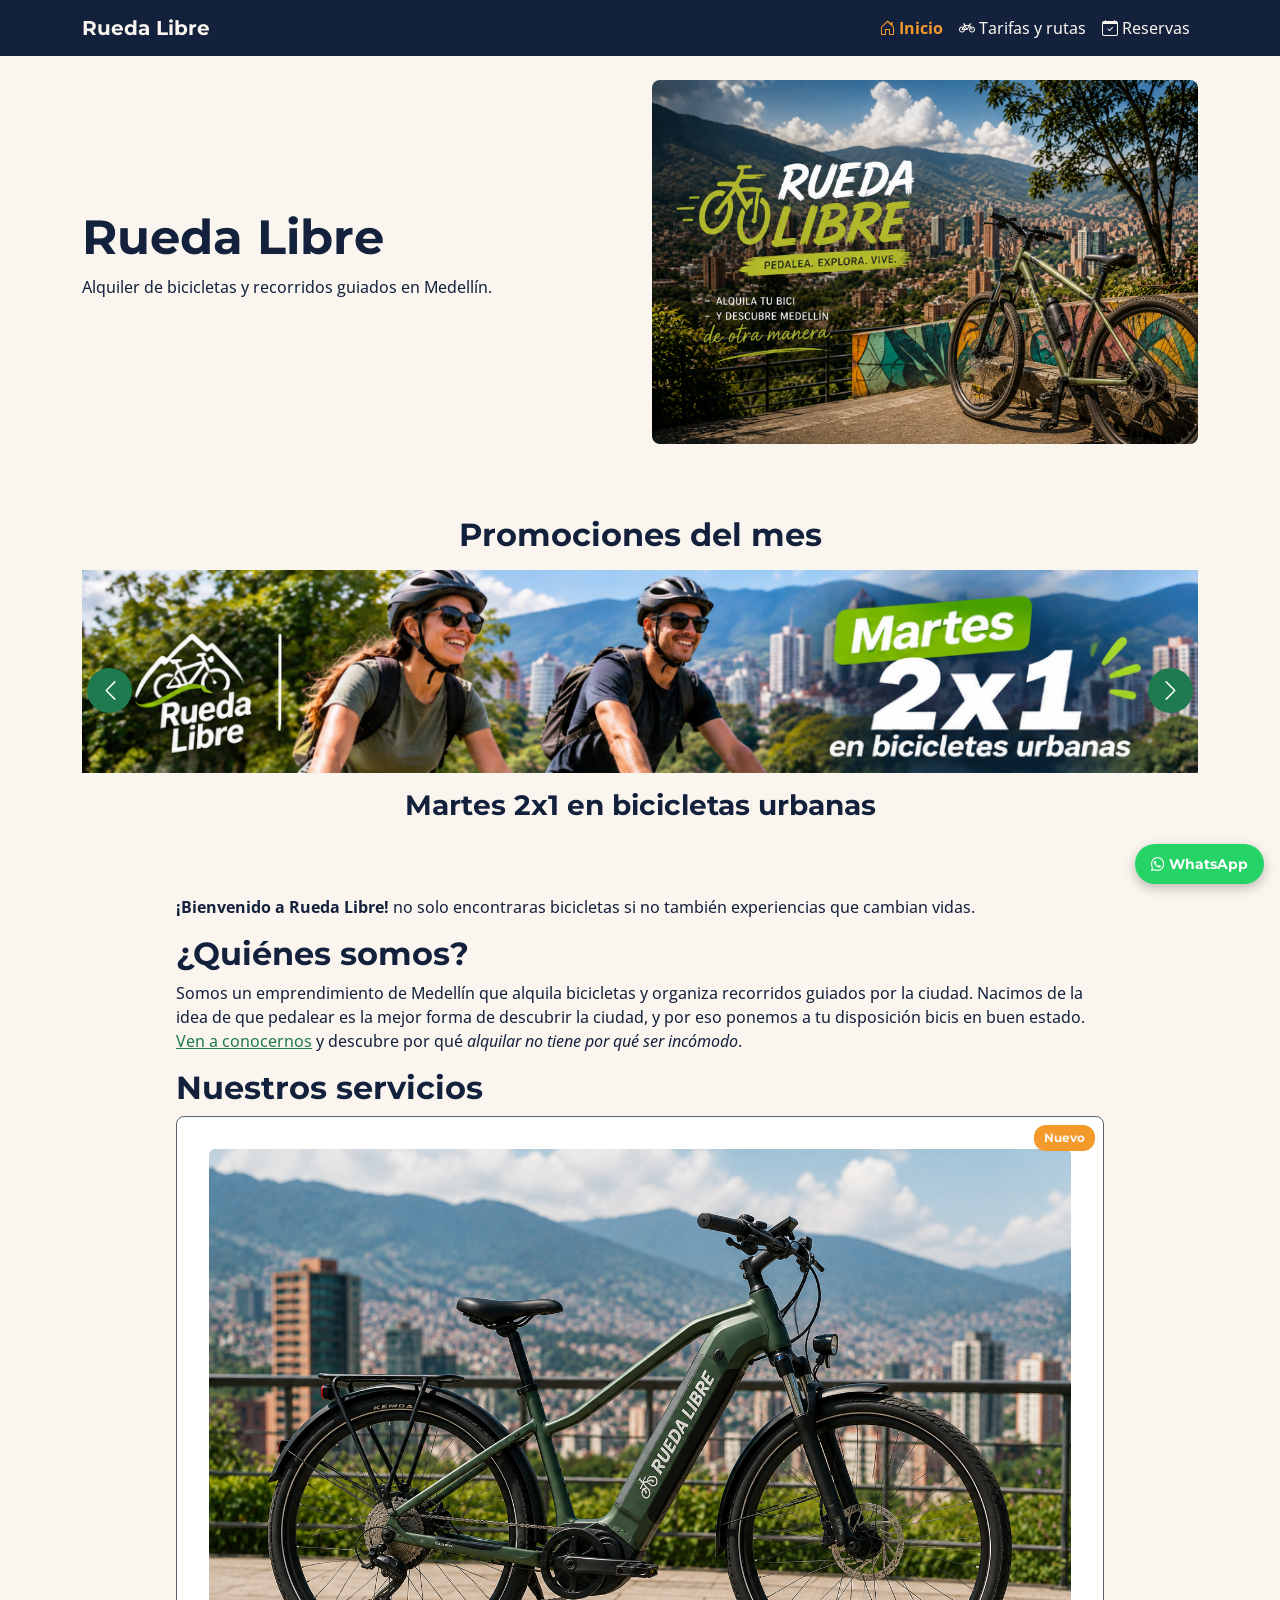
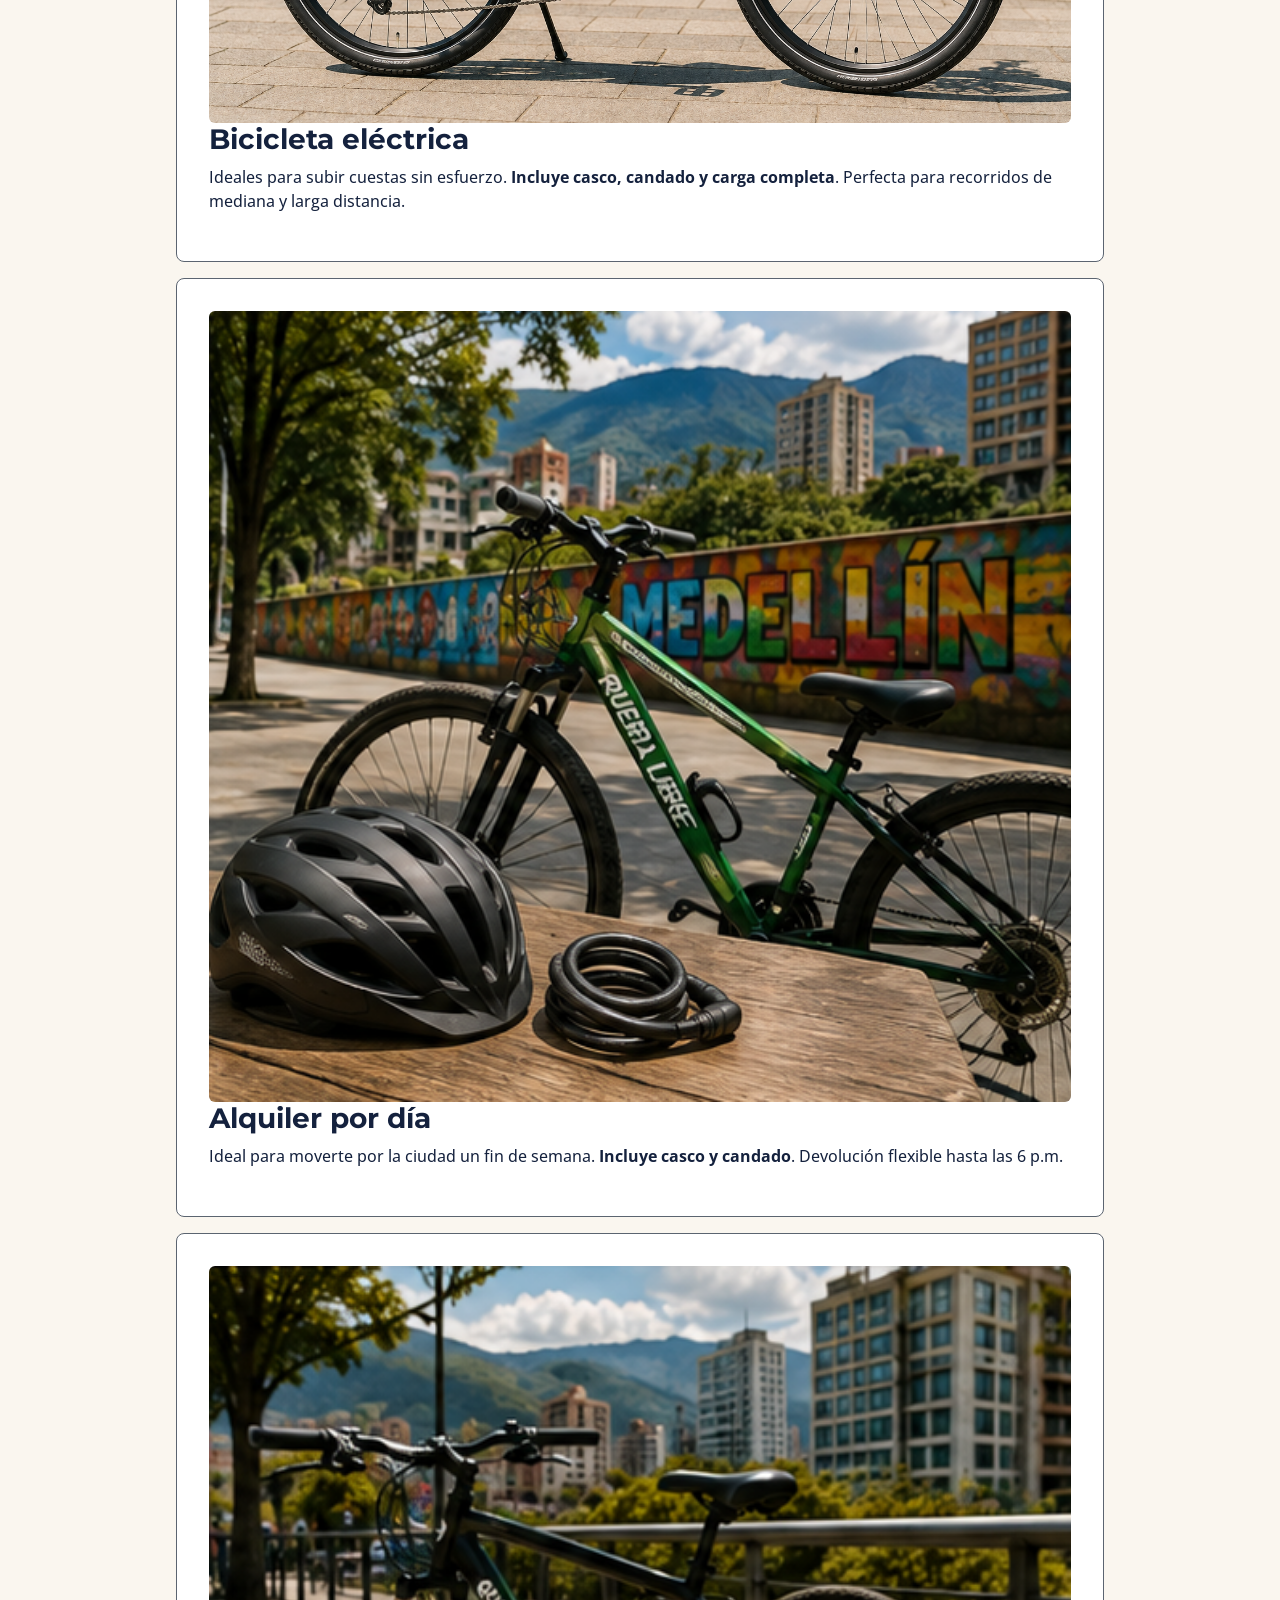
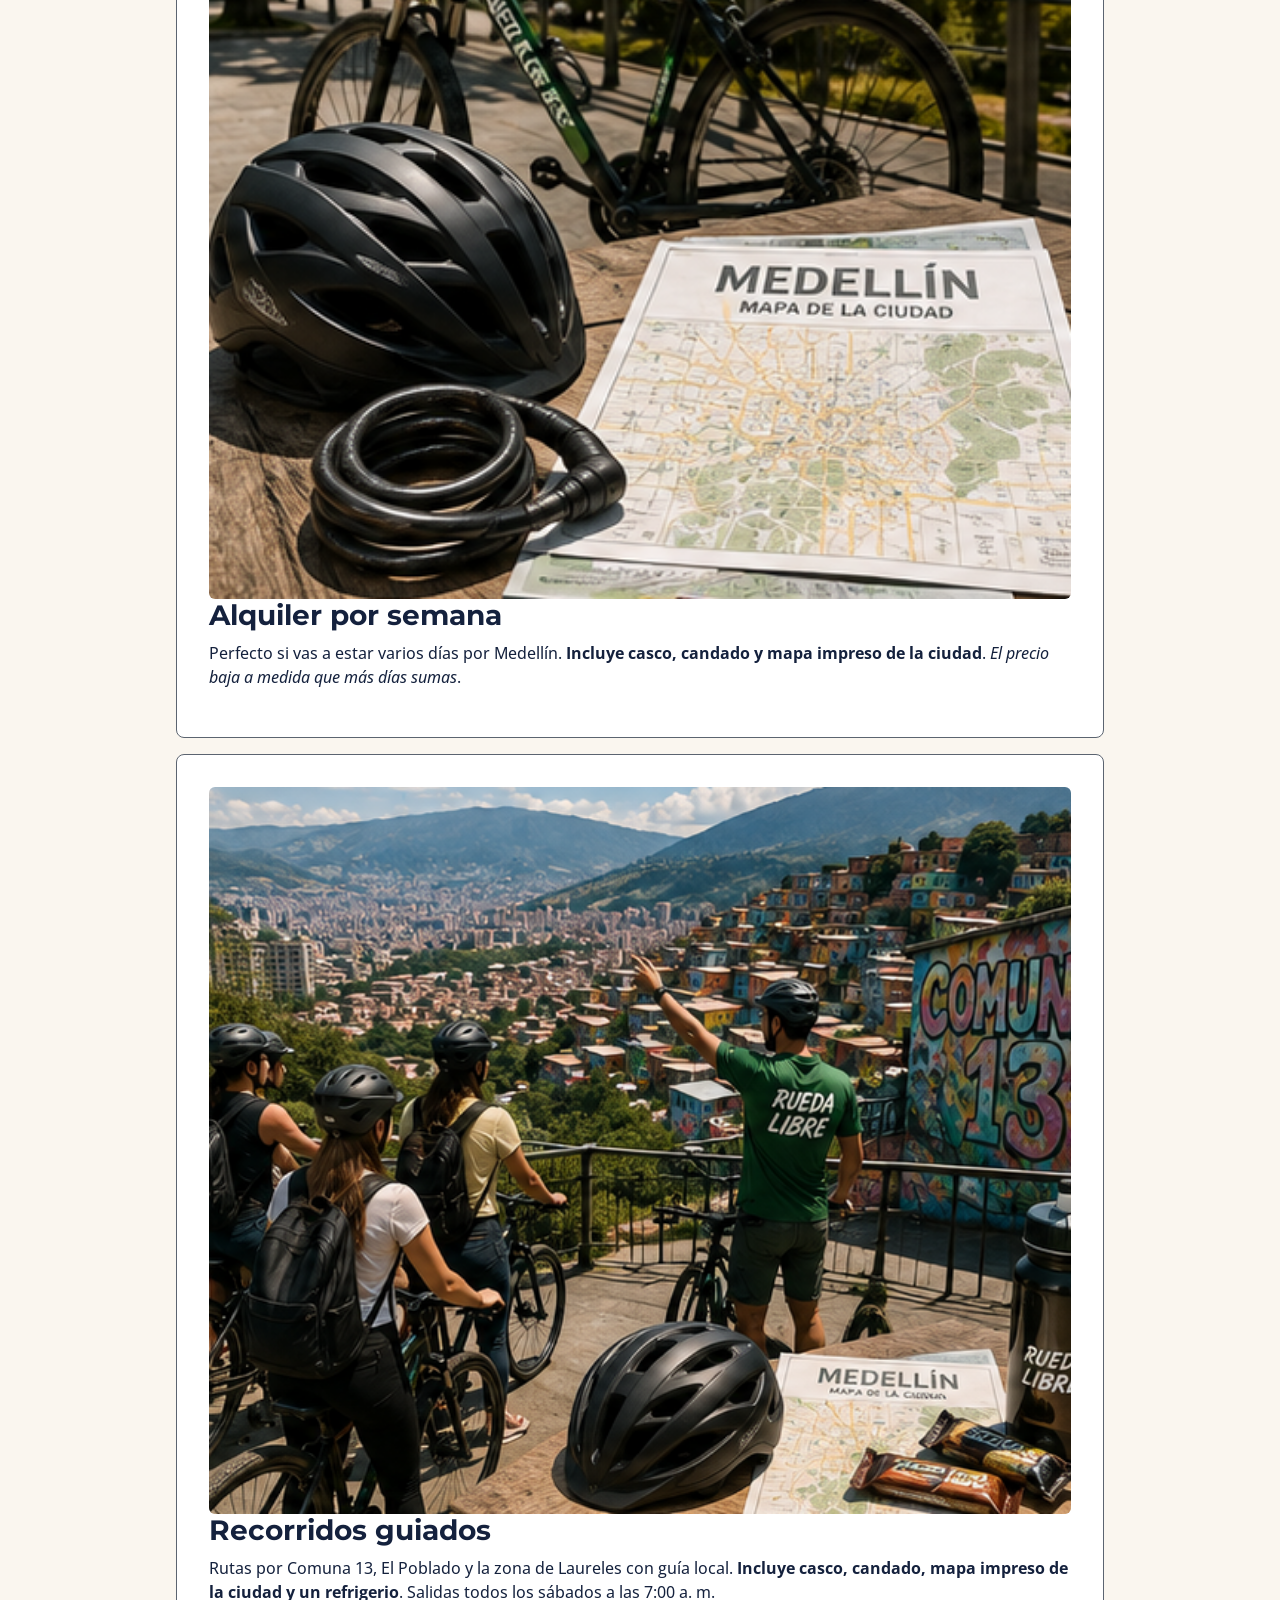
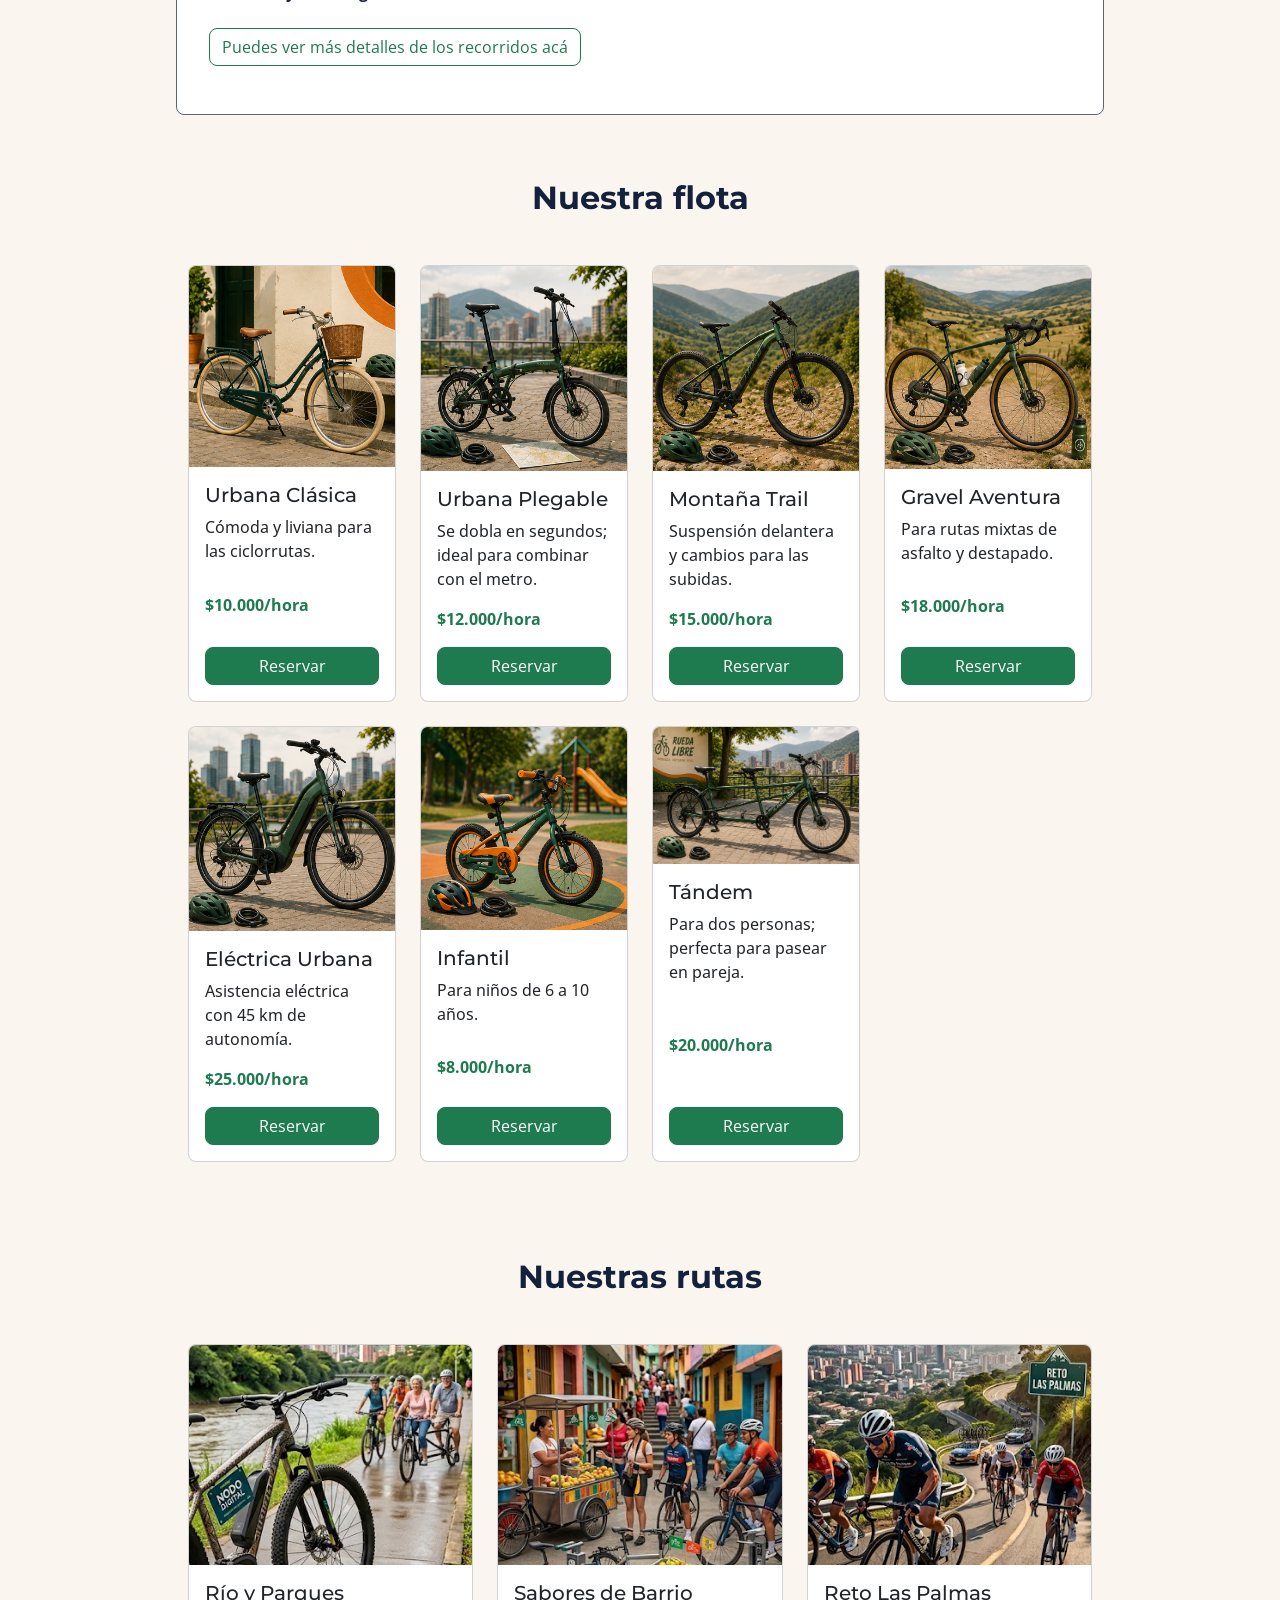
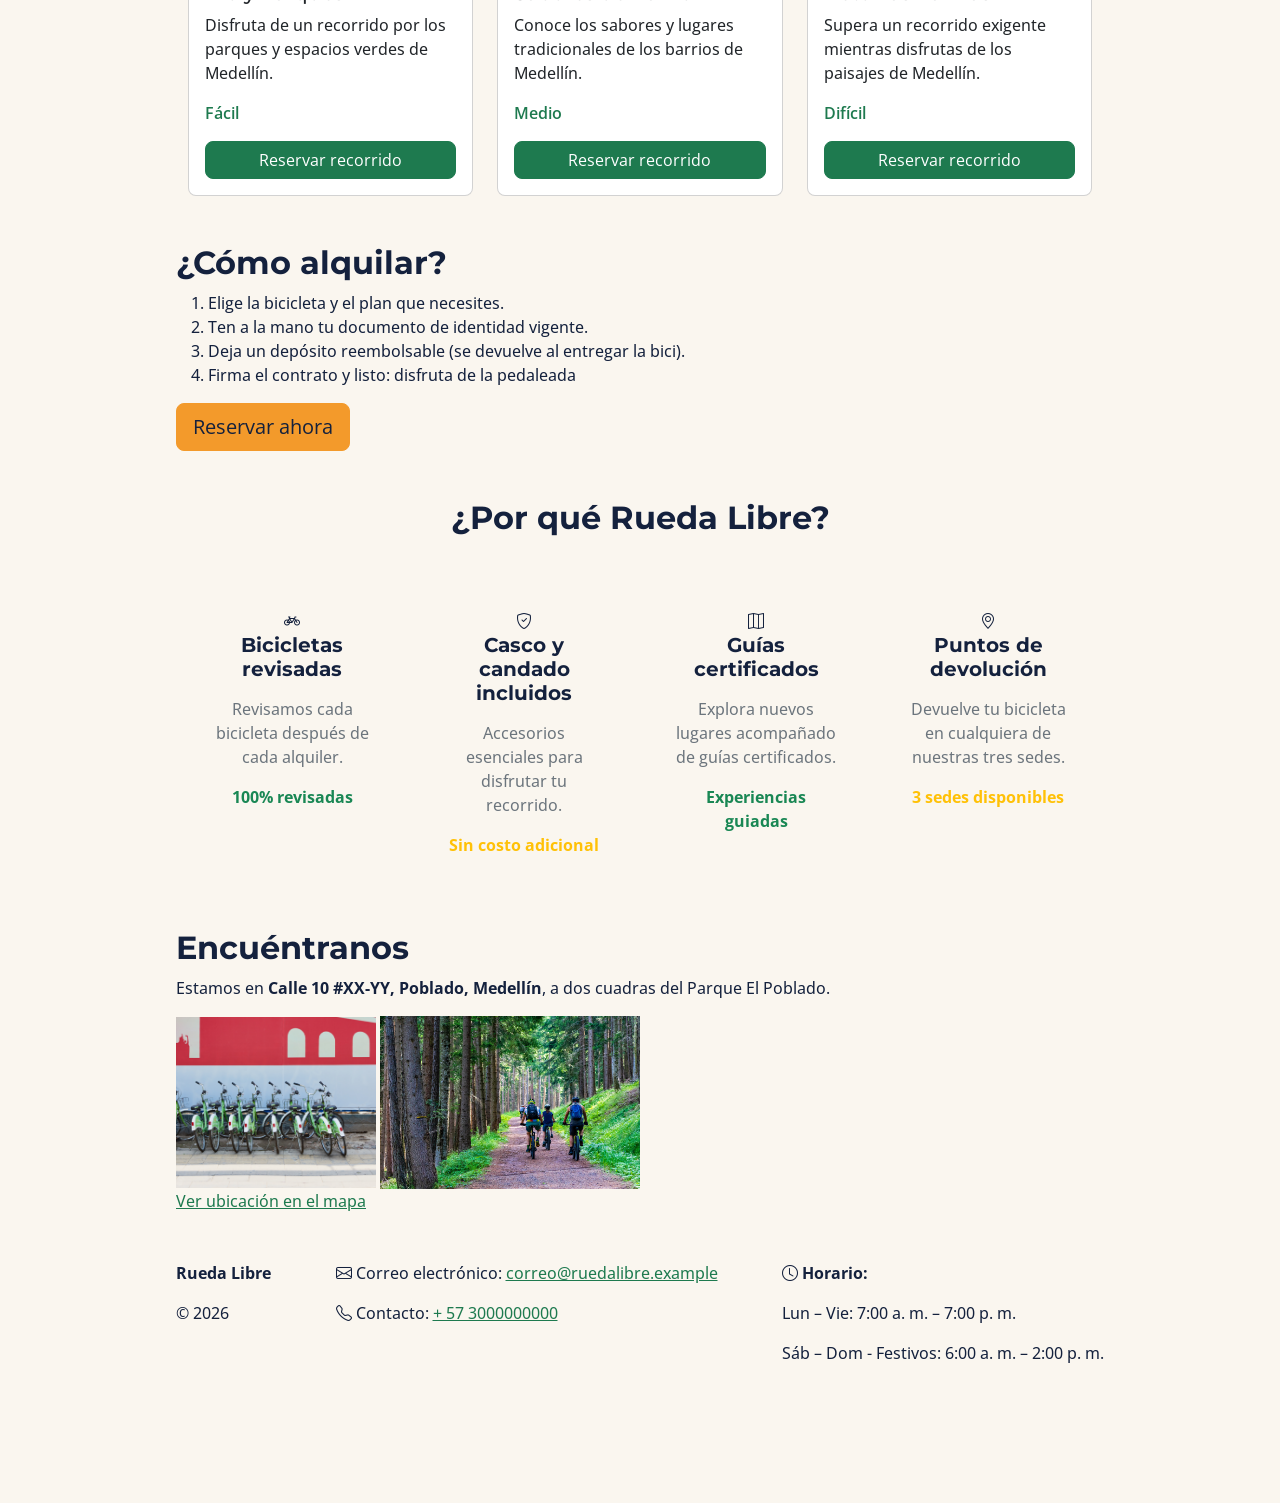
<file: index.html>
<!DOCTYPE html>
<html lang="es">

<head>
    <meta charset="UTF-8">
    <meta name="viewport" content="width=device-width, initial-scale=1.0">
    <meta name="description" content="Rueda Libre | Alquiler de bicicletas en Medellín.">
    <title>Rueda Libre</title>

    <link rel="preconnect" href="https://fonts.googleapis.com">
    <link rel="preconnect" href="https://fonts.gstatic.com" crossorigin>
    <!-- Montserrat -->
    <link
        href="https://fonts.googleapis.com/css2?family=Jersey+10&family=Montserrat:ital,wght@0,100..900;1,100..900&display=swap"
        rel="stylesheet">
    <!-- Open Sans -->
    <link
        href="https://fonts.googleapis.com/css2?family=Jersey+10&family=Montserrat:ital,wght@0,100..900;1,100..900&family=Open+Sans:ital,wght@0,300..800;1,300..800&display=swap"
        rel="stylesheet">

    <!-- Bootstrap -->
    <link rel="stylesheet" href="https://cdn.jsdelivr.net/npm/bootstrap@5.3.8/dist/css/bootstrap.min.css">
    <!-- Iconos -->
    <link rel="stylesheet" href="https://cdn.jsdelivr.net/npm/bootstrap-icons@1.13.2/font/bootstrap-icons.min.css">

    <!-- CSS -->
    <link rel="stylesheet" href="css/style.css">
</head>

<body>
    <header>
        <!-- Navbar -->
         <nav class="navbar navbar-expand-lg navbar-rueda">
            <div class="container">

                <a class="navbar-brand fw-bold" href="index.html">
                    Rueda Libre
                </a>

                <button class="navbar-toggler" type="button" data-bs-toggle="collapse"
                data-bs-target="#menuRuedaLibre" aria-controls="menuRuedaLibre"
                aria-expanded="false" aria-label="Abrir menú de navegación">
                    <span class="navbar-toggler-icon"></span>
                </button>

                <div class="collapse navbar-collapse" id="menuRuedaLibre">
                    <ul class="navbar-nav ms-auto">
                        <li class="nav-item">
                            <a class="nav-link active" aria-current="page" href="index.html"><i class="bi bi-house-door me-1" aria-hidden="true"></i>Inicio</a>
                        </li>
                        <li class="nav-item">
                            <a class="nav-link" href="./paginas/tarifas.html"><i class="bi bi-bicycle me-1" aria-hidden="true"></i>Tarifas y rutas</a>
                        </li>
                        <li class="nav-item">
                            <a class="nav-link" href="./paginas/reservas.html"><i class="bi bi-calendar-check me-1" aria-hidden="true"></i>Reservas</a>
                        </li>
                    </ul>
                </div>
            </div>
         </nav>


         <!-- Portada principal -->
        <div class="container py-4">
            <div class="row align-items-center g-4">
                
                <div class="col-12 col-lg-6">
                    <h1 class="fw-bold">Rueda Libre</h1>        
                    <p>Alquiler de bicicletas y recorridos guiados en Medellín.</p>
                </div>

                <div class="col-12 col-lg-6">
                    <img src="img/portada.png" alt="Portada de Rueda Libre" class="img-fluid rounded">
                </div>
            </div>
        </div>  



        <!-- Carrusel -->
        <section class="container py-5">
            <h2 class="text-center mb-3">Promociones del mes</h2>
            <div id="carruselPromociones" class="carousel slide" data-bs-ride="carousel" data-bs-interval="5000">
                
                <div class="carousel-inner">
                    <div class="carousel-item active">
                        <img src="./img/martes-promocion.png" class="d-block w-100" alt="Bicicleta urbana de Rueda Libre">

                        <div class="text-center py-3">
                            <h3>Martes 2x1 en bicicletas urbanas</h3>
                        </div>
                    </div>

                    <div class="carousel-item">
                        <img src="./img/descuento-electricas.png" class="d-block w-100" alt="Bicicleta eléctrica de Rueda Libre">

                        <div class="text-center py-3">
                            <h3>20 % de descuento en eléctricas de lunes a jueves</h3>
                        </div>
                    </div>

                    <div class="carousel-item">
                        <img src="./img/cumpleanios.png" class="d-block w-100" alt="Grupo de personas disfrutando de un recorrido en bicicleta">

                        <div class="text-center py-3">
                            <h3>Si cumples años, el recorrido guiado es gratis</h3>
                        </div>
                    </div>
                </div>
               
                <button class="carousel-control-prev" type="button" data-bs-target="#carruselPromociones" data-bs-slide="prev" aria-label="Mostrar promoción anterior">
                    <span class="carousel-control-prev-icon" aria-hidden="true"></span>
                    <span class="visually-hidden">Anterior</span>
                </button>
    
                <button class="carousel-control-next" type="button" data-bs-target="#carruselPromociones" data-bs-slide="next" aria-label="Mostrar promoción siguiente">
                    <span class="carousel-control-next-icon" aria-hidden="true"></span>
                    <span class="visually-hidden">Siguiente</span>
                </button>

            </div>
        </section>

    </header>



    <main>
        <p>
            <strong>¡Bienvenido a Rueda Libre!</strong> no solo encontraras bicicletas si no también experiencias que
            cambian
            vidas.
        </p>

        <!--Sección de ¿Quiénes somos?-->
        <section id="quienes-somos">
            <h2>¿Quiénes somos?</h2>
            <p>
                Somos un emprendimiento de Medellín que alquila bicicletas y organiza
                recorridos guiados por la ciudad. Nacimos de la idea de que pedalear
                es la mejor forma de descubrir la ciudad, y por eso ponemos a tu
                disposición bicis en buen estado.
                <a href="#encuentranos">Ven a conocernos</a> y descubre por qué
                <em>alquilar no tiene por qué ser incómodo</em>.
            </p>
        </section>

        <!--Sección de Nuestros servicios-->
        <section id="servicios">
            <h2>Nuestros servicios</h2>

            <article class="servicio">
                <span class="nuevo">Nuevo</span>
                <img src="img/bici-electrica.png" alt="Imagen bicicleta eléctrica">
                <h3>Bicicleta eléctrica</h3>
                <p>
                    Ideales para subir cuestas sin esfuerzo.
                    <strong>Incluye casco, candado y carga completa</strong>.
                    Perfecta para recorridos de mediana y larga distancia.
                </p>
            </article>

            <article class="servicio">
                <img src="img/alquiler-por-dia.png" alt="Imagen de alquiler por dia">
                <h3>Alquiler por día</h3>
                <p>
                    Ideal para moverte por la ciudad un fin de semana.
                    <strong>Incluye casco y candado</strong>.
                    Devolución flexible hasta las 6 p.m.
                </p>
            </article>

            <article class="servicio">
                <img src="img/alquiler-por-semana.png" alt="Imagen de alquiler por semana">
                <h3>Alquiler por semana</h3>
                <p>
                    Perfecto si vas a estar varios días por Medellín.
                    <strong>Incluye casco, candado y mapa impreso de la ciudad</strong>.
                    <em>El precio baja a medida que más días sumas</em>.
                </p>
            </article>

            <article class="servicio">
                <img src="img/recorridos-guiados.png" alt="Imagen de recorridos guiados">
                <h3>Recorridos guiados</h3>
                <p>
                    Rutas por Comuna 13, El Poblado y la zona de Laureles con guía local.
                    <strong>Incluye casco, candado, mapa impreso de la ciudad y un refrigerio</strong>.
                    Salidas todos los sábados a las 7:00 a. m. <br>

                    <a class="btn btn-outline-success mt-4" href="./paginas/tarifas.html#recorridos">Puedes ver más detalles de los recorridos acá</a>
                </p>
            </article>
        </section>

        <!--Sección de Nuestra flota-->
        <section id="flota" class="container py-5">
            <div class="row g-4">

                <div class="col-12">
                    <h2 class="text-center mb-4">Nuestra flota</h2>
                </div>

                <div class="col-12 col-sm-6 col-lg-4 col-xl-3">
                    <article class="card h-100">
                        <img src="img/urbana-clasica.png" class="card-img-top" alt="Bicicleta Urbana Clásica">

                        <div class="card-body d-flex flex-column">
                            <h3 class="card-title h5">Urbana Clásica</h3>
                            <p class="card-text">Cómoda y liviana para las ciclorrutas.</p>
                            <p class="flota-precio mt-auto">$10.000/hora</p>
                            <a href="./paginas/reservas.html" class="btn btn-primary mt-auto">Reservar</a>
                        </div>
                    </article>
                </div>

                <div class="col-12 col-sm-6 col-lg-4 col-xl-3">
                    <article class="card h-100">
                        <img src="img/urbana-plegable.png" class="card-img-top" alt="Bicicleta Urbana Plegable">

                        <div class="card-body d-flex flex-column">
                            <h3 class="card-title h5">Urbana Plegable</h3>
                            <p class="card-text">Se dobla en segundos; ideal para combinar con el metro.</p>
                            <p class="flota-precio mt-auto">$12.000/hora</p>
                            <a href="./paginas/reservas.html" class="btn btn-primary mt-auto">Reservar</a>
                        </div>
                    </article>
                </div>

                <div class="col-12 col-sm-6 col-lg-4 col-xl-3">
                    <article class="card h-100">
                        <img src="img/montana-trail.png" class="card-img-top" alt="Bicicleta Montaña Trail">

                        <div class="card-body d-flex flex-column">
                            <h3 class="card-title h5">Montaña Trail</h3>
                            <p class="card-text">Suspensión delantera y cambios para las subidas.</p>
                            <p class="flota-precio mt-auto">$15.000/hora</p>
                            <a href="./paginas/reservas.html" class="btn btn-primary mt-auto">Reservar</a>
                        </div>
                    </article>
                </div>

                <div class="col-12 col-sm-6 col-lg-4 col-xl-3">
                    <article class="card h-100">
                        <img src="img/gravel-aventura.png" class="card-img-top" alt="Bicicleta Gravel Aventura">

                        <div class="card-body d-flex flex-column">
                            <h3 class="card-title h5">Gravel Aventura</h3>
                            <p class="card-text">Para rutas mixtas de asfalto y destapado.</p>
                            <p class="flota-precio mt-auto">$18.000/hora</p>
                            <a href="./paginas/reservas.html" class="btn btn-primary mt-auto">Reservar</a>
                        </div>
                    </article>
                </div>

                <div class="col-12 col-sm-6 col-lg-4 col-xl-3">
                    <article class="card h-100">
                        <img src="img/electrica-urbana.png" class="card-img-top" alt="Bicicleta Eléctrica Urbana">

                        <div class="card-body d-flex flex-column">
                            <h3 class="card-title h5">Eléctrica Urbana</h3>
                            <p class="card-text">Asistencia eléctrica con 45 km de autonomía.</p>
                            <p class="flota-precio mt-auto">$25.000/hora</p>
                            <a href="./paginas/reservas.html" class="btn btn-primary mt-auto">Reservar</a>
                        </div>
                    </article>
                </div>

                <div class="col-12 col-sm-6 col-lg-4 col-xl-3">
                    <article class="card h-100">
                        <img src="img/infantil.png" class="card-img-top" alt="Bicicleta Infantil">

                        <div class="card-body d-flex flex-column">
                            <h3 class="card-title h5">Infantil</h3>
                            <p class="card-text">Para niños de 6 a 10 años.</p>
                            <p class="flota-precio mt-auto">$8.000/hora</p>
                            <a href="./paginas/reservas.html" class="btn btn-primary mt-auto">Reservar</a>
                        </div>
                    </article>
                </div>

                <div class="col-12 col-sm-6 col-lg-4 col-xl-3">
                    <article class="card h-100">
                        <img src="img/tandem.png" class="card-img-top" alt="Bicicleta Tándem">

                        <div class="card-body d-flex flex-column">
                            <h3 class="card-title h5">Tándem</h3>
                            <p class="card-text">Para dos personas; perfecta para pasear en pareja.</p>
                            <p class="flota-precio mt-auto">$20.000/hora</p>
                            <a href="./paginas/reservas.html" class="btn btn-primary mt-auto">Reservar</a>
                        </div>
                    </article>
                </div>

            </div>
        </section>

        <!--Sección de Nuestras rutas-->
        <section id="rutas" class="container py-5">
            <div class="row g-4">

                <div class="col-12">
                    <h2 class="text-center mb-4">Nuestras rutas</h2>
                </div>

                <div class="col-12 col-md-6 col-xl-4">
                    <article class="card h-100">
                        <img src="img/rios-y-parques.png" class="card-img-top" alt="Ruta Río y Parques">

                        <div class="card-body d-flex flex-column">
                            <h3 class="card-title h5">Río y Parques</h3>
                            <p class="card-text">Disfruta de un recorrido por los parques y espacios verdes de Medellín.</p>
                            <p class="ruta-nivel mt-auto mb-3">Fácil</p>
                            <a href="./paginas/reservas.html" class="btn btn-primary">Reservar recorrido</a>
                        </div>
                    </article>
                </div>

                <div class="col-12 col-md-6 col-xl-4">
                    <article class="card h-100">
                        <img src="img/sabores-de-barrio.png" class="card-img-top" alt="Ruta Sabores de Barrio">

                        <div class="card-body d-flex flex-column">
                            <h3 class="card-title h5">Sabores de Barrio</h3>
                            <p class="card-text">Conoce los sabores y lugares tradicionales de los barrios de Medellín.</p>
                            <p class="ruta-nivel mt-auto mb-3">Medio</p>
                            <a href="./paginas/reservas.html" class="btn btn-primary">Reservar recorrido</a>
                        </div>
                    </article>
                </div>

                <div class="col-12 col-md-6 col-xl-4">
                    <article class="card h-100">
                        <img src="img/reto-las-palmas.png" class="card-img-top" alt="Ruta Reto Las Palmas">

                        <div class="card-body d-flex flex-column">
                            <h3 class="card-title h5">Reto Las Palmas</h3>
                            <p class="card-text">Supera un recorrido exigente mientras disfrutas de los paisajes de Medellín.</p>
                            <p class="ruta-nivel mt-auto mb-3">Difícil</p>
                            <a href="./paginas/reservas.html" class="btn btn-primary">Reservar recorrido</a>
                        </div>
                    </article>
                </div>

            </div>
        </section>

        <!--Sección de ¿Cómo alquilar?-->
        <section id="como-alquilar">
            <h2>¿Cómo alquilar?</h2>
            <ol>
                <li>Elige la bicicleta y el plan que necesites.</li>
                <li>Ten a la mano tu documento de identidad vigente.</li>
                <li>Deja un depósito reembolsable (se devuelve al entregar la bici).</li>
                <li>Firma el contrato y listo: disfruta de la pedaleada</li>
            </ol>
            <a href="./paginas/reservas.html" class="btn btn-naranja btn-lg">Reservar ahora</a>
        </section>

        <!-- Sección de beneficios -->
        <section id="beneficios" class="container py-5">
            <div class="row g-4">

                <div class="col-12">
                    <h2 class="titulo-seccion text-center mb-4">¿Por qué Rueda Libre?</h2>
                </div>

                <!-- Beneficio 1 -->
                <div class="col-12 col-sm-6 col-lg-3">
                    <div class="h-100 text-center p-4">
                        <i class="bi bi-bicycle" aria-hidden="true"></i>
                        <h3 class="h5 fw-bold mb-3">Bicicletas revisadas</h3>
                        <p class="text-secondary mb-3">
                            Revisamos cada bicicleta después de cada alquiler.
                        </p>
                        <p class="fw-bold text-success mb-0">100% revisadas</p>
                    </div>
                </div>

                <!-- Beneficio 2 -->
                <div class="col-12 col-sm-6 col-lg-3">
                    <div class="h-100 text-center p-4">
                        <i class="bi bi-shield-check" aria-hidden="true"></i>
                        <h3 class="h5 fw-bold mb-3">Casco y candado incluidos</h3>
                        <p class="text-secondary mb-3">
                            Accesorios esenciales para disfrutar tu recorrido.
                        </p>
                        <p class="fw-bold text-warning mb-0">Sin costo adicional</p>
                    </div>
                </div>

                <!-- Beneficio 3 -->
                <div class="col-12 col-sm-6 col-lg-3">
                    <div class="h-100 text-center p-4">
                        <i class="bi bi-map" aria-hidden="true"></i>
                        <h3 class="h5 fw-bold mb-3">Guías certificados</h3>
                        <p class="text-secondary mb-3">
                            Explora nuevos lugares acompañado de guías certificados.
                        </p>
                        <p class="fw-bold text-success mb-0">Experiencias guiadas</p>
                    </div>
                </div>

                <!-- Beneficio 4 -->
                <div class="col-12 col-sm-6 col-lg-3">
                    <div class="h-100 text-center p-4">
                        <i class="bi bi-geo-alt" aria-hidden="true"></i>
                        <h3 class="h5 fw-bold mb-3">Puntos de devolución</h3>
                        <p class="text-secondary mb-3">
                            Devuelve tu bicicleta en cualquiera de nuestras tres sedes.
                        </p>
                        <p class="fw-bold text-warning mb-0">3 sedes disponibles</p>
                    </div>
                </div>

            </div>
        </section>

        <!--Sección de Encuentranos-->
        <section id="encuentranos">
            <h2>Encuéntranos</h2>
            <p>
                Estamos en <strong>Calle 10 #XX-YY, Poblado, Medellín</strong>,
                a dos cuadras del Parque El Poblado.
            </p>
            <img src="img/bici.jpg" alt="Imagen de acopio de bicis" width="200">
            <img src="img/ruta.jpg" alt="Imagen de ruta por sendero" width="260">

            <p>
                <a href="https://www.google.com/maps/place/Cra.+43dd+%239-78+a+9-98,+El+Poblado,+Medell%C3%ADn,+El+Poblado,+Medell%C3%ADn,+Antioquia/@6.2113893,-75.5734565,19z/data=!3m1!4b1!4m6!3m5!1s0x8e44282b41ecc0c7:0x2beb519881a62d7e!8m2!3d6.211388!4d-75.5728141!16s%2Fg%2F11c66cr3pd?entry=ttu&g_ep=EgoyMDI2MTAxOS4wIKXMDSoASAFQAw%3D%3D"
                    target="_blank">Ver ubicación en el mapa</a>
            </p>
        </section>
    </main>

    <footer id="pie-de-pagina">
        <div class="pie-marca">
            <p><strong>Rueda Libre</strong></p>
            <p>© 2026</p>
        </div>

        <div class="pie-contacto">
            <p>
                <i class="bi bi-envelope" aria-hidden="true"></i>
                Correo electrónico: <a href="mailto:correo@ruedalibre.example">correo@ruedalibre.example</a>
            </p>
            <p>
                <i class="bi bi-telephone" aria-hidden="true"></i>
                Contacto: <a href="https://wa.me/573000000000" target="_blank" rel="noopener">+ 57 3000000000</a>
            </p>
        </div>

        <div class="pie-horarios">
            <p>
                <i class="bi bi-clock" aria-hidden="true"></i>
                <strong>Horario:</strong>
            </p>
            <p>Lun – Vie: 7:00 a. m. – 7:00 p. m.</p>
            <p>Sáb – Dom - Festivos: 6:00 a. m. – 2:00 p. m.</p>
        </div>
    </footer>

    <a href="https://wa.me/573000000000" class="btn-whatsapp" target="_blank" rel="noopener" aria-label="Contactar con Rueda Libre por WhatsApp">
        <i class="bi bi-whatsapp" aria-hidden="true"></i>
        WhatsApp
    </a>


    <script src="https://cdn.jsdelivr.net/npm/bootstrap@5.3.8/dist/js/bootstrap.bundle.min.js"></script>
</body>

</html>
</file>
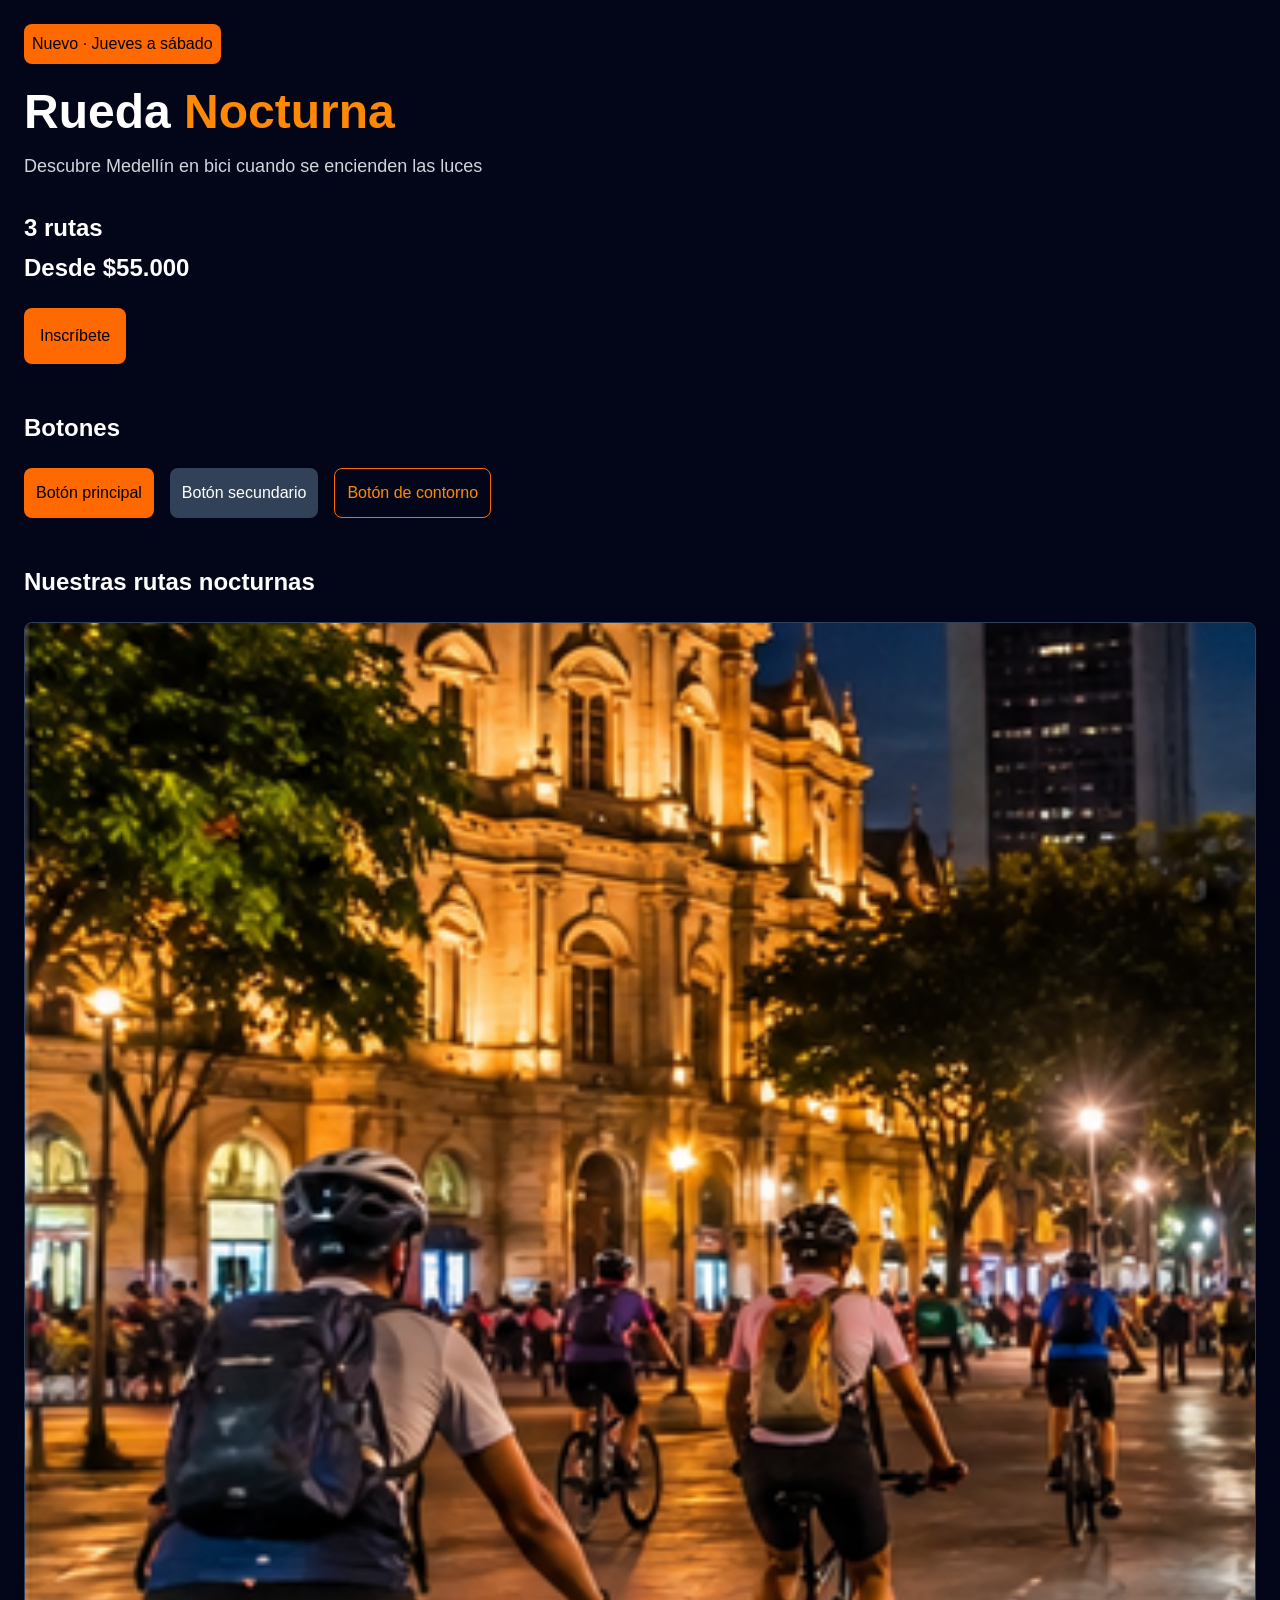
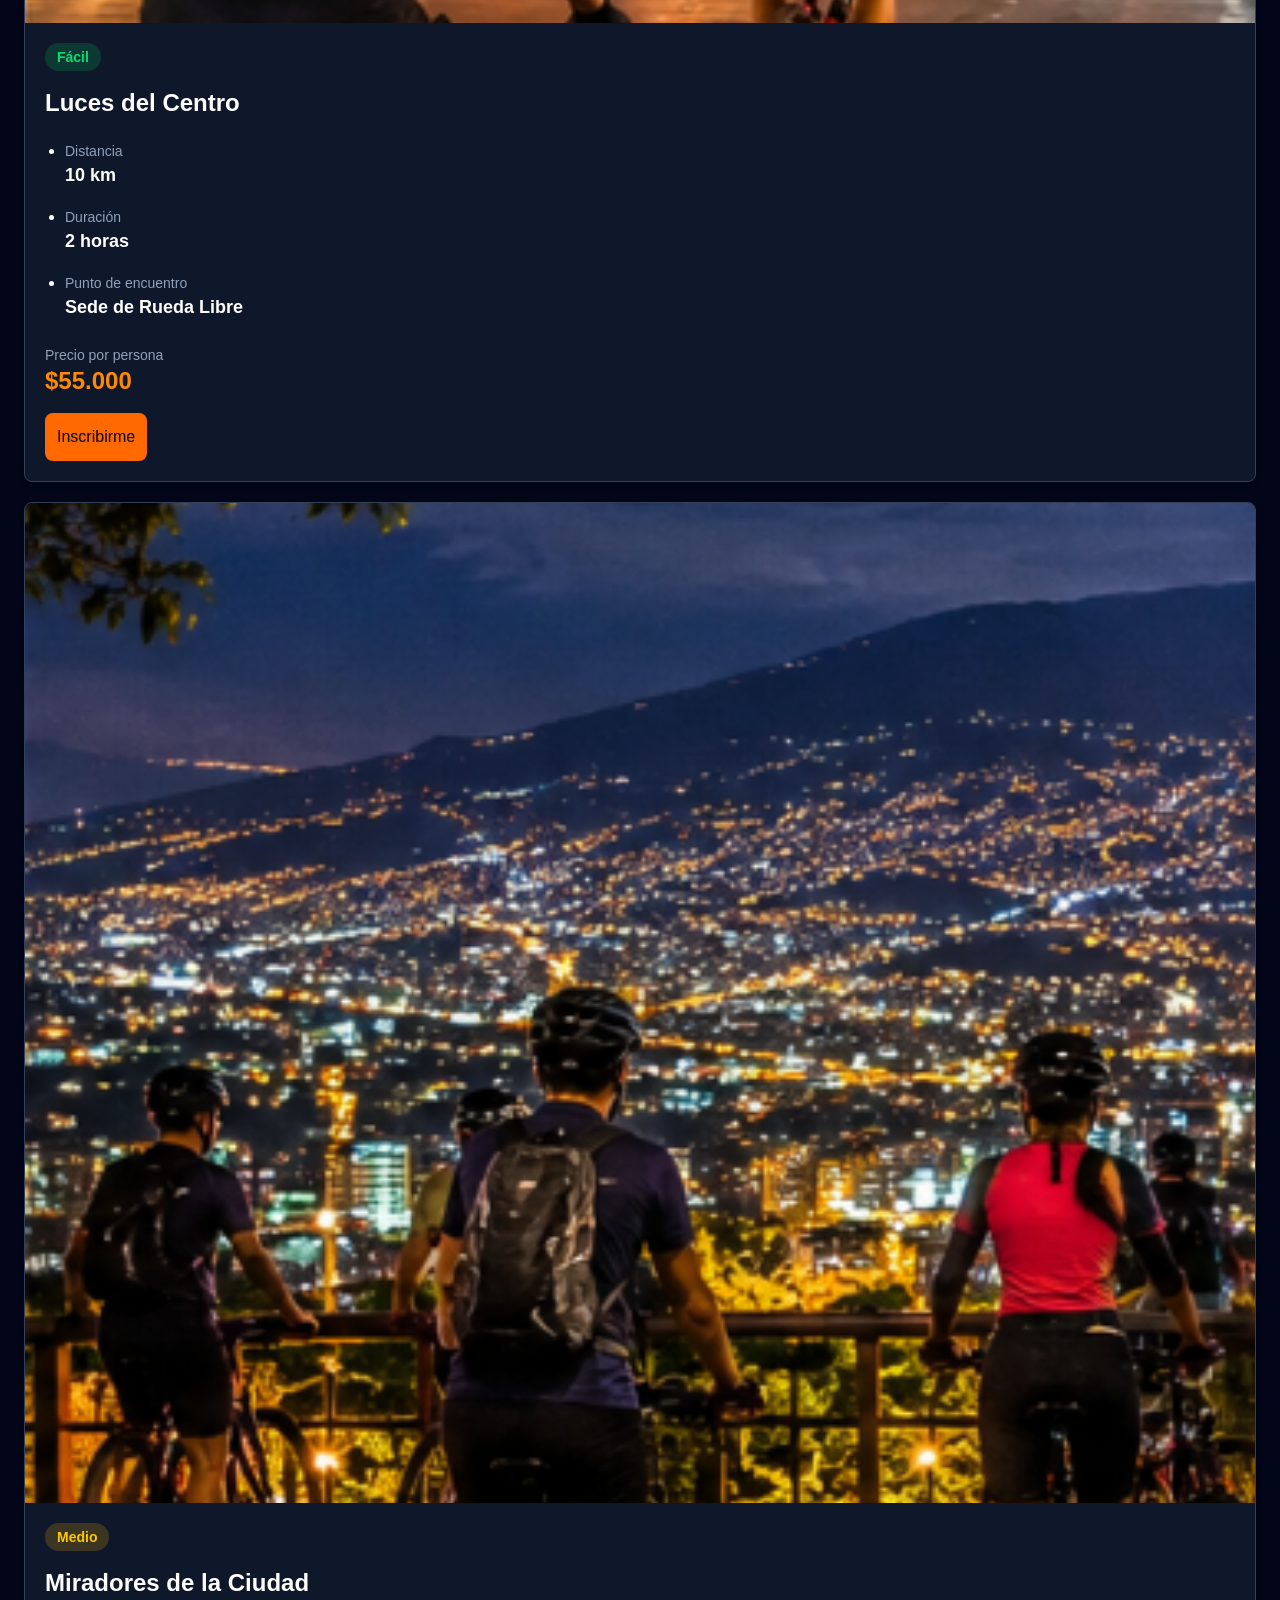
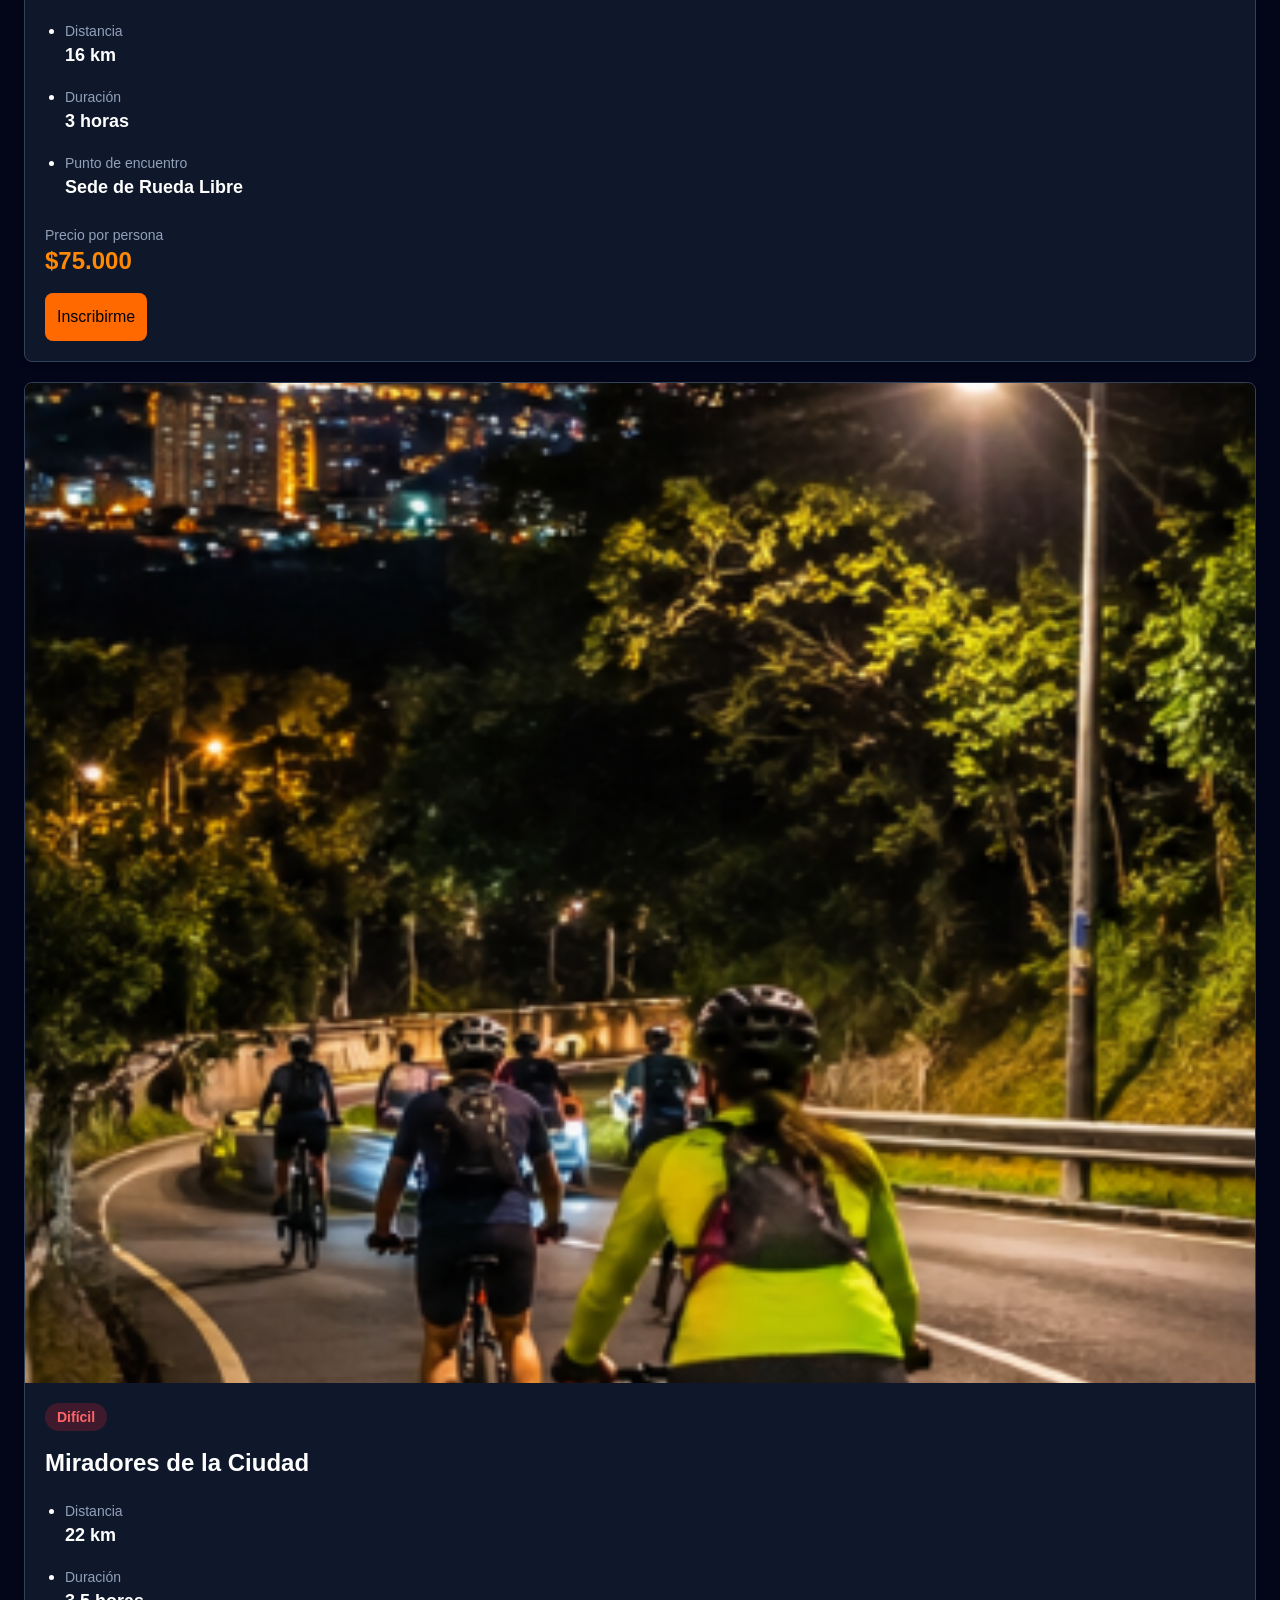
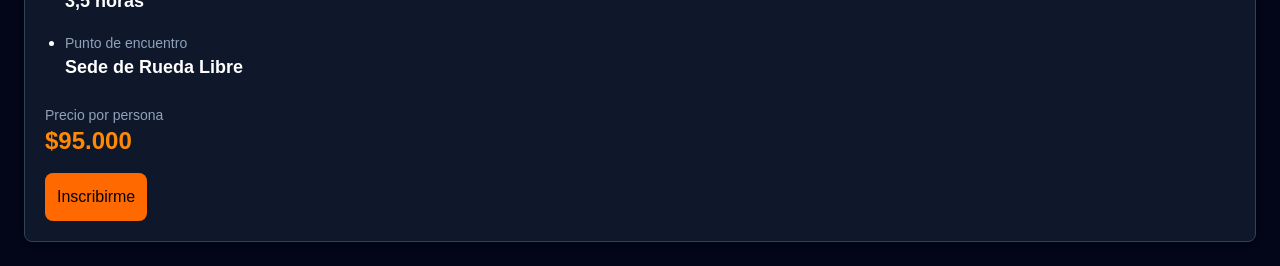
<file: nocturna/index.html>
<!doctype html>
<html lang="es">
  <head>
    <meta charset="UTF-8" />
    <meta name="viewport" content="width=device-width, initial-scale=1.0" />
    <title>Rueda Nocturna</title>

    <!-- CSS Tailwind -->
    <link href="./src/output.css" rel="stylesheet" />
  </head>

  <body class="bg-slate-950 text-white">
    <main class="p-6">
      <section>
        <p class="bg-orange-500 text-black p-2 rounded-lg inline-block">
          Nuevo · Jueves a sábado
        </p>

        <h1 class="text-5xl font-bold mt-6">
          Rueda <span class="text-orange-400">Nocturna</span>
        </h1>

        <p class="text-gray-300 text-lg mt-4">
          Descubre Medellín en bici cuando se encienden las luces
        </p>

        <div class="mt-8">
          <p class="text-2xl font-bold">3 rutas</p>
          <p class="text-2xl font-bold mt-2">Desde $55.000</p>
        </div>

        <a
          href="#"
          class="inline-block bg-orange-500 text-black p-4 rounded-lg mt-6"
        >
          Inscríbete
        </a>
      </section>

      <!-- Botones Tailwind-->
      <section class="mt-12">
        <h2 class="text-2xl font-bold mb-6">Botones</h2>

        <div class="flex flex-wrap gap-4">
          <!-- Boton principal -->
          <button
            type="button"
            class="bg-orange-500 text-black p-3 rounded-lg hover:bg-orange-400 focus-visible:ring-2 focus-visible:ring-orange-300 focus-visible:ring-offset-2 focus-visible:ring-offset-slate-950"
          >
            Botón principal
          </button>

          <!-- Boton secundario -->
          <button
            type="button"
            class="bg-slate-700 text-white p-3 rounded-lg hover:bg-slate-600 focus-visible:ring-2 focus-visible:ring-orange-300 focus-visible:ring-offset-2 focus-visible:ring-offset-slate-950"
          >
            Botón secundario
          </button>

          <!-- Boton de contorno -->
          <button
            type="button"
            class="border border-orange-500 text-orange-400 p-3 rounded-lg hover:bg-orange-500 hover:text-black focus-visible:ring-2 focus-visible:ring-orange-300 focus-visible:ring-offset-2 focus-visible:ring-offset-slate-950"
          >
            Botón de contorno
          </button>
        </div>
      </section>

      <!-- Rutas -->
      <section class="mt-12">
        <h2 class="text-2xl font-bold mb-6">Nuestras rutas nocturnas</h2>

        <!-- Ruta 1: Luces del Centro -->
        <div class="bg-slate-900 border border-slate-700 rounded-lg overflow-hidden shadow-md hover:shadow-xl transition-shadow">
          <img src="../img/ruta-nocturna.png" alt="Recorrido nocturno por centro de Medellín" class="w-full h-250 object-cover"/>

          <div class="p-5">
            <span class="inline-block bg-green-500/20 text-green-400 text-sm font-semibold px-3 py-1 rounded-full">
              Fácil
            </span>

            <h3 class="text-2xl font-bold mt-4">Luces del Centro</h3>

            <ul class="mt-5 space-y-4 list-disc pl-5">

                <li>
                    <p class="text-sm text-slate-400">Distancia</p>
                    <p class="text-lg font-semibold">10 km</p>
                </li>

                <li>
                    <p class="text-sm text-slate-400">Duración</p>
                    <p class="text-lg font-semibold">2 horas</p>
                </li>

                <li>
                    <p class="text-sm text-slate-400">Punto de encuentro</p>
                    <p class="text-lg font-semibold">Sede de Rueda Libre</p>
                </li>

            </ul>

            <div class="mt-6">
              <p class="text-sm text-slate-400">Precio por persona</p>
              <p class="text-2xl font-bold text-orange-400">$55.000</p>

              <a
                href="#"
                class="inline-block bg-orange-500 text-black p-3 rounded-lg hover:bg-orange-400 focus-visible:ring-2 focus-visible:ring-orange-300 focus-visible:ring-offset-2 focus-visible:ring-offset-slate-950 mt-4"
              >
                Inscribirme
              </a>
            </div>
          </div>
        </div>




        <!-- Ruta 2: Miradores de la Ciudad -->
        <div class="bg-slate-900 mt-5 border border-slate-700 rounded-lg overflow-hidden shadow-md hover:shadow-xl transition-shadow">
          <img src="../img/ruta-miradores.png" alt="Recorrido nocturno por miradores de Medellín" class="w-full h-250 object-cover"/>

          <div class="p-5">
            <span class="inline-block bg-yellow-500/20 text-yellow-400 text-sm font-semibold px-3 py-1 rounded-full">
              Medio
            </span>

            <h3 class="text-2xl font-bold mt-4">Miradores de la Ciudad</h3>

            <ul class="mt-5 space-y-4 list-disc pl-5">

                <li>
                    <p class="text-sm text-slate-400">Distancia</p>
                    <p class="text-lg font-semibold">16 km</p>
                </li>

                <li>
                    <p class="text-sm text-slate-400">Duración</p>
                    <p class="text-lg font-semibold">3 horas</p>
                </li>

                <li>
                    <p class="text-sm text-slate-400">Punto de encuentro</p>
                    <p class="text-lg font-semibold">Sede de Rueda Libre</p>
                </li>

            </ul>

            <div class="mt-6">
              <p class="text-sm text-slate-400">Precio por persona</p>
              <p class="text-2xl font-bold text-orange-400">$75.000</p>

              <a
                href="#"
                class="inline-block bg-orange-500 text-black p-3 rounded-lg hover:bg-orange-400 focus-visible:ring-2 focus-visible:ring-orange-300 focus-visible:ring-offset-2 focus-visible:ring-offset-slate-950 mt-4"
              >
                Inscribirme
              </a>
            </div>
          </div>
        </div>



        <!-- Ruta 3: Luna en Las Palmas -->
        <div class="bg-slate-900 mt-5 border border-slate-700 rounded-lg overflow-hidden shadow-md hover:shadow-xl transition-shadow">
          <img src="../img/ruta-palmas.png" alt="Recorrido nocturno por Las Palmas" class="w-full h-250 object-cover"/>

          <div class="p-5">
            <span class="inline-block bg-red-500/20 text-red-400 text-sm font-semibold px-3 py-1 rounded-full">
              Difícil
            </span>

            <h3 class="text-2xl font-bold mt-4">Miradores de la Ciudad</h3>

            <ul class="mt-5 space-y-4 list-disc pl-5">

                <li>
                    <p class="text-sm text-slate-400">Distancia</p>
                    <p class="text-lg font-semibold">22 km</p>
                </li>

                <li>
                    <p class="text-sm text-slate-400">Duración</p>
                    <p class="text-lg font-semibold">3,5 horas</p>
                </li>

                <li>
                    <p class="text-sm text-slate-400">Punto de encuentro</p>
                    <p class="text-lg font-semibold">Sede de Rueda Libre</p>
                </li>

            </ul>

            <div class="mt-6">
              <p class="text-sm text-slate-400">Precio por persona</p>
              <p class="text-2xl font-bold text-orange-400">$95.000</p>

              <a
                href="#"
                class="inline-block bg-orange-500 text-black p-3 rounded-lg hover:bg-orange-400 focus-visible:ring-2 focus-visible:ring-orange-300 focus-visible:ring-offset-2 focus-visible:ring-offset-slate-950 mt-4"
              >
                Inscribirme
              </a>
            </div>
          </div>
        </div>

      </section>
      
    </main>
  </body>
</html>
</file>
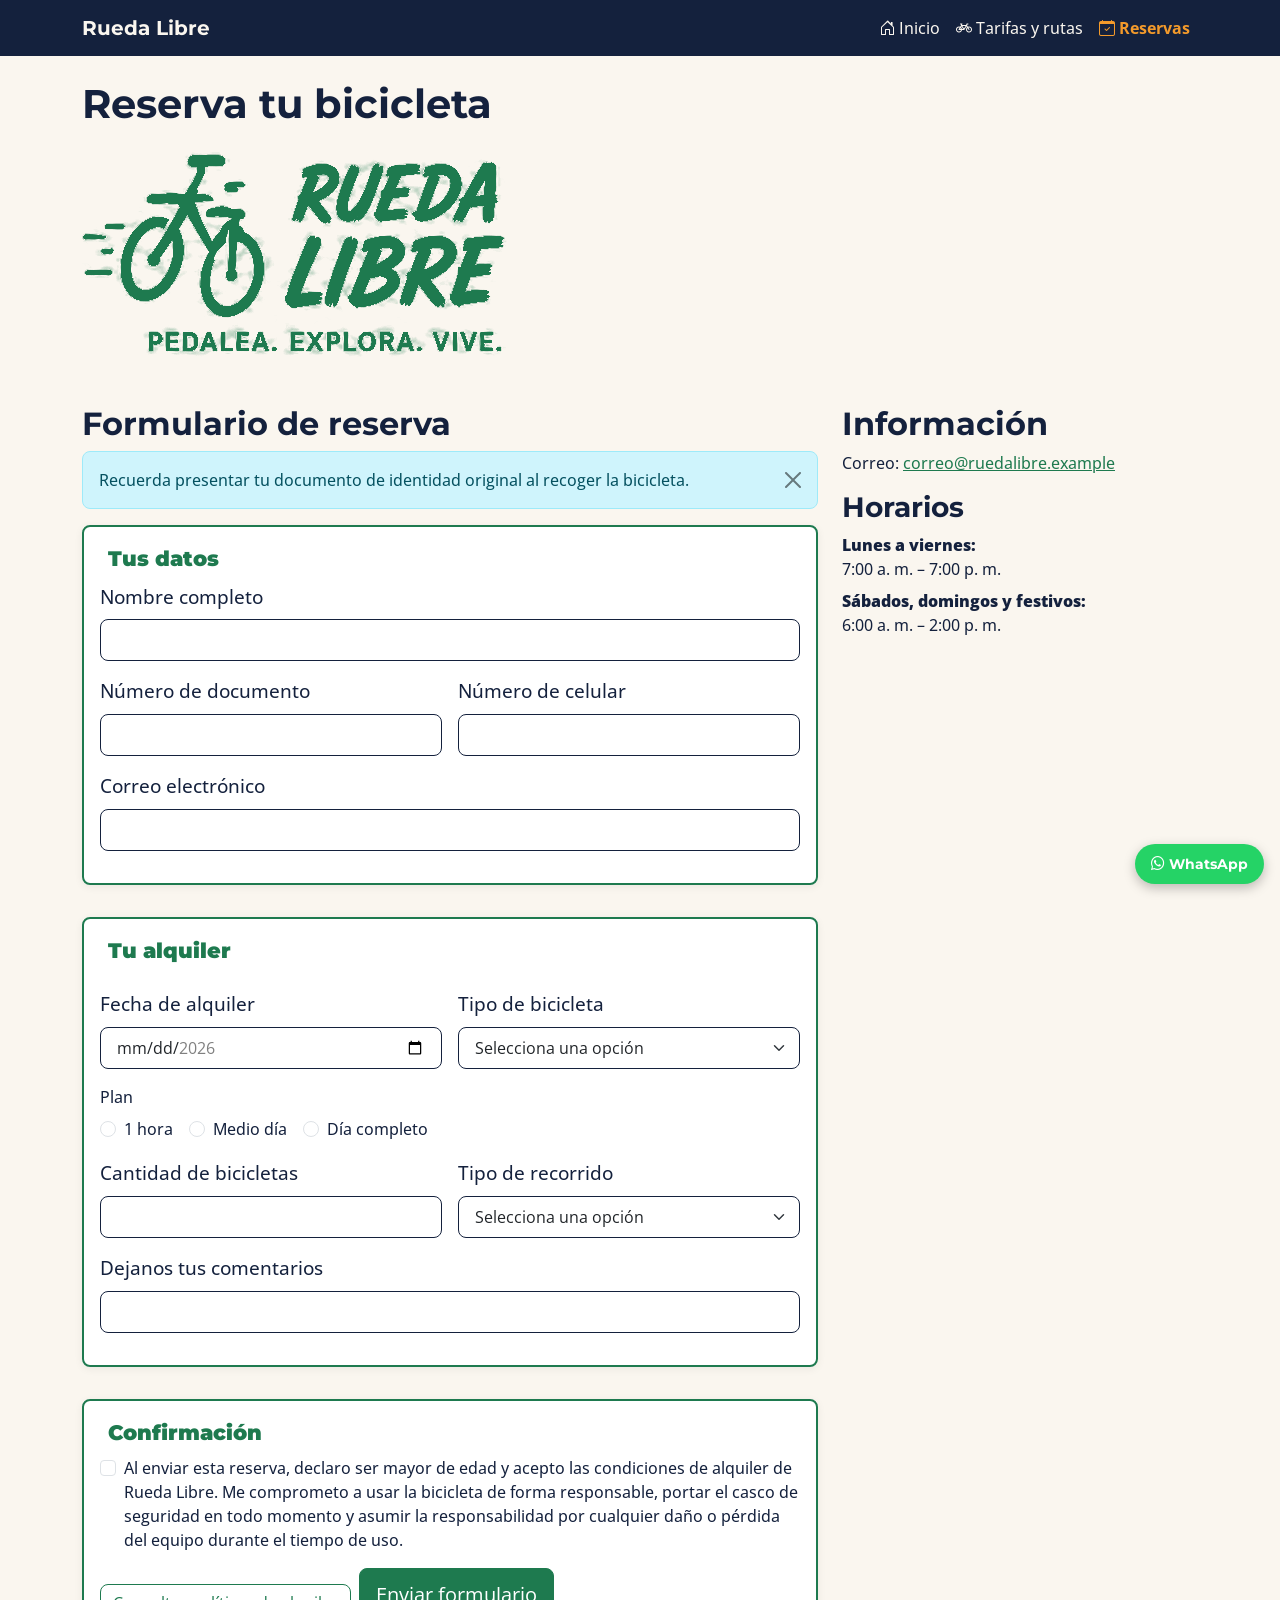
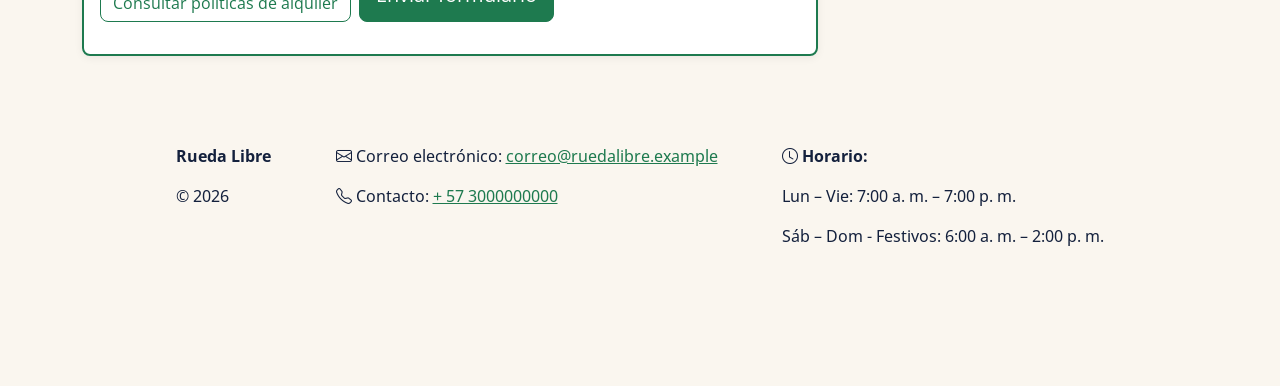
<file: paginas/reservas.html>
<!DOCTYPE html>
<html lang="es">

<head>
    <meta charset="UTF-8">
    <meta name="viewport" content="width=device-width, initial-scale=1.0">
    <title>Reservas</title>

    <link rel="preconnect" href="https://fonts.googleapis.com">
    <link rel="preconnect" href="https://fonts.gstatic.com" crossorigin>
    <!-- Montserrat -->
    <link
        href="https://fonts.googleapis.com/css2?family=Jersey+10&family=Montserrat:ital,wght@0,100..900;1,100..900&display=swap"
        rel="stylesheet">
    <!-- Open Sans -->
    <link
        href="https://fonts.googleapis.com/css2?family=Jersey+10&family=Montserrat:ital,wght@0,100..900;1,100..900&family=Open+Sans:ital,wght@0,300..800;1,300..800&display=swap"
        rel="stylesheet">

        <!-- Bootstrap -->
    <link rel="stylesheet" href="https://cdn.jsdelivr.net/npm/bootstrap@5.3.8/dist/css/bootstrap.min.css">
    <!-- Iconos -->
    <link rel="stylesheet" href="https://cdn.jsdelivr.net/npm/bootstrap-icons@1.13.2/font/bootstrap-icons.min.css">

    <!-- CSS -->
    <link rel="stylesheet" href="../css/style.css">
</head>

<body>
    <header>
        <nav class="navbar navbar-expand-lg navbar-rueda">
            <div class="container">

                <a class="navbar-brand fw-bold" href="../index.html">
                    Rueda Libre
                </a>

                <button class="navbar-toggler" type="button" data-bs-toggle="collapse"
                data-bs-target="#menuRuedaLibre" aria-controls="menuRuedaLibre"
                aria-expanded="false" aria-label="Abrir menú de navegación">
                    <span class="navbar-toggler-icon"></span>
                </button>

                <div class="collapse navbar-collapse" id="menuRuedaLibre">
                    <ul class="navbar-nav ms-auto">
                        <li class="nav-item">
                            <a class="nav-link" href="../index.html"><i class="bi bi-house-door me-1" aria-hidden="true"></i>Inicio</a>
                        </li>
                        <li class="nav-item">
                            <a class="nav-link" href="tarifas.html"><i class="bi bi-bicycle me-1" aria-hidden="true"></i>Tarifas y rutas</a>
                        </li>
                        <li class="nav-item">
                            <a class="nav-link active" aria-current="page" href="reservas.html"><i class="bi bi-calendar-check me-1" aria-hidden="true"></i>Reservas</a>
                        </li>
                    </ul>
                </div>

            </div>
        </nav>           
    </header>

    <main class="container py-4">

        <h1 class="fw-bold mb-4">Reserva tu bicicleta</h1>
        <img src="../img/logo-verde-ruta.png" class="mb-5" alt="Logo página">

        <div class="row g-4 align-items-start">
            <div class="col-12 col-md-8">
                <section id="formulario-reserva">

                    <h2>Formulario de reserva</h2>

                    <div class="alert alert-info alert-dismissible fade show" role="alert">
                        Recuerda presentar tu documento de identidad original al recoger la bicicleta.

                        <button type="button" class="btn-close" data-bs-dismiss="alert" aria-label="Cerrar alerta"></button>
                    </div>

                    <form action="#" method="post" class="needs-validation" novalidate>
                        <fieldset>
                            <legend><strong>Tus datos</strong></legend>

                            <div class="mb-3">
                                <label for="nombre" class="form-label">Nombre completo</label>
                                <input type="text" id="nombre" name="nombre" class="form-control" required minlength="3">

                                <div class="invalid-feedback">
                                    Ingresa tu nombre completo, con al menos 3 caracteres.
                                </div>
                            </div>
        
                            <div class="row g-3">
                                <div class="col-12 col-md-6">
                                    <div class="mb-3">
                                        <label for="documento" class="form-label">Número de documento</label>
                                        <!--Aunque sea un número es mejor tratarlo como type text si no se va a operar-->
                                        <input type="text" id="documento" name="documento" class="form-control" required pattern="[0-9]{6,10}">

                                        <div class="invalid-feedback">
                                            Ingresa un documento válido, compuesto por 6 a 10 números.
                                        </div>
                                    </div>

                                </div>
        
                                <div class="col-12 col-md-6">
                                    <div class="mb-3">
                                        <label for="celular" class="form-label">Número de celular</label>
                                        <!--Aunque sea un número es mejor tratarlo como type text si no se va a operar-->
                                        <input type="text" id="celular" name="celular" class="form-control" required pattern="[3][0-9]{9}">
                                        
                                        <div class="invalid-feedback">
                                            Ingresa un número de celular de 10 dígitos que comience por 3.
                                        </div>
                                    </div>

                                </div>
                            </div>
        
                            <div class="mb-3">
                                <label for="correo" class="form-label">Correo electrónico</label>
                                <input type="email" id="correo" name="correo" class="form-control" required>
                                
                                <div class="invalid-feedback">
                                    Ingresa una dirección de correo electrónico válida.
                                </div>
                            </div>

                        </fieldset>
        
                        <fieldset>
                            <legend><strong>Tu alquiler</strong></legend>
                            <div class="row g-3">
                                <div class="col-12 col-md-6">
                                    <div class="mb-3">
                                        <label for="fecha" class="form-label">Fecha de alquiler</label>
                                        <input type="date" id="fecha" name="fecha" class="form-control" required min="2026-11-01" max="2026-12-31">
                                        
                                        <div class="invalid-feedback">
                                            Selecciona una fecha entre el 1 de noviembre y el 31 de diciembre de 2026.
                                        </div>
                                    </div>

                                </div>


    
                                <div class="col-12 col-md-6">
                                    <div class="mb-3">
                                        <label for="tipo-bici" class="form-label">Tipo de bicicleta</label>
                                        <select name="tipo-bici" id="tipo-bici" class="form-select" required title="Seleccione un tipo de bici">
                                            <option value="">Selecciona una opción</option>
                                            <option value="urbana">Urbana</option>
                                            <option value="montana">Montaña</option>
                                            <option value="electrica">Electrica</option>
                                        </select>
                                        
                                        <div class="invalid-feedback">
                                            Selecciona el tipo de bicicleta que deseas alquilar.
                                        </div>
                                    </div>

                                </div>
                            </div>

                            
                            <div class="mb-3 grupo-radio">
                                <span class="form-label d-block">Plan</span>
                                
                                <div class="d-flex flex-wrap gap-3">
                                    <div class="form-check">
                                        <input type="radio" name="plan" id="una-hora" value="una-hora" class="form-check-input" required>
                                        <label for="una-hora" class="form-check-label">1 hora</label>
                                    </div>
    
                                    <div class="form-check">
                                        <input type="radio" name="plan" id="medio-dia" value="medio-dia" class="form-check-input">
                                        <label for="medio-dia" class="form-check-label">Medio día</label>
                                    </div>
            
                                    <div class="form-check">
                                        <input type="radio" name="plan" id="dia-completo" value="dia-completo" class="form-check-input">
                                        <label for="dia-completo" class="form-check-label">Día completo</label>
                                    </div>
                                </div>

                                <div class="invalid-feedback">
                                    Selecciona uno de los planes disponibles.
                                </div>
                            </div>


                            <div class="row g-3">
                                <div class="col-12 col-md-6">
                                    <div class="mb-3">
                                        <label for="cantidad-bici" class="form-label">Cantidad de bicicletas</label>
                                        <input type="number" id="cantidad-bici" name="cantidad-bici" class="form-control" required min="1" max="6" step="1" title="Elija entre mínimo 1 y máximo 6 bicis">
                                        
                                        <div class="invalid-feedback">
                                            Selecciona una cantidad entre 1 y 6 bicicletas.
                                        </div>
                                    </div>

                                </div>
                                
                                <div class="col-12 col-md-6">
                                    <div class="mb-3">
                                        <label for="recorrido" class="form-label">Tipo de recorrido</label>
                                        <select name="recorrido" id="recorrido" class="form-select" required title="Elija una opción">
                                            <option value="">Selecciona una opción</option>
                                            <option value="rio-y-parques">Río y parques</option>
                                            <option value="sabores-de-barrio">Sabores de barrio</option>
                                            <option value="reto-las-palmas">Reto Las Palmas</option>
                                            <option value="ninguno">Ninguno</option>
                                        </select>
                                        
                                        <div class="invalid-feedback">
                                            Selecciona un recorrido o la opción de no realizar ninguno.
                                        </div>
                                    </div>

                                </div>
                            </div>


                            <div class="mb-3">
                                <label for="comentarios" class="form-label">Dejanos tus comentarios</label>
                                <input type="text" name="comentarios" id="comentarios" maxlength="300" class="form-control"
                                    title="Si gustas, deja tu comentario">
                            </div>
                        </fieldset>
        
                        <fieldset>
                            <legend><strong>Confirmación</strong></legend>
                            <div class="mb-3">
                                <div class="form-check">
                                    <input type="checkbox" name="confirmacion" id="confirmacion" class="form-check-input" required>

                                    <label for="confirmacion" class="form-check-label">
                                        Al enviar esta reserva, declaro ser mayor de edad y acepto las condiciones de alquiler de Rueda
                                        Libre. Me comprometo a usar la bicicleta de forma responsable, portar el casco de seguridad en
                                        todo momento y asumir la responsabilidad por cualquier daño o pérdida del equipo durante el
                                        tiempo de uso.
                                    </label>
                                    
                                    <div class="invalid-feedback">
                                        Debes aceptar las condiciones para continuar con la reserva.
                                    </div>
                                </div>

                                <div class="d-flex flex-wrap gap-2 mt-3">
                                    <button type="button" class="btn btn-outline-success mt-3" data-bs-toggle="modal" data-bs-target="#modalPoliticas">Consultar políticas de alquiler</button>
    
                                    <button type="submit" class="btn btn-primary btn-lg">Enviar formulario</button>
                                </div>
                            </div>
                        </fieldset>
                    </form>

                    <!-- Modal de politicas -->
                    <div class="modal fade" id="modalPoliticas" tabindex="-1" aria-labelledby="tituloPoliticas" aria-hidden="true">
                        
                        <div class="modal-dialog modal-dialog-centered">
                            <div class="modal-content">

                                <div class="modal-header">
                                    <h2 class="modal-title fs-5" id="tituloPoliticas">
                                        Políticas de alquiler
                                    </h2>

                                    <button type="button" class="btn-close" data-bs-dismiss="modal" aria-label="Cerrar"></button>
                                </div>

                                <div class="modal-body">
                                    <ol>
                                        <li>Presenta tu documento de identidad original al recoger la bicicleta.</li>

                                        <li>Revisa la bicicleta con el asesor antes de salir.</li>

                                        <li>Cada 15 minutos de retraso en la devolución tienen un recargo de $5.000.</li>

                                        <li>Los daños por mal uso se cobran según el costo de la reparación.</li>

                                        <li>Los menores de edad deben estar acompañados por un adulto responsable.</li>
                                    </ol>
                                </div>

                                <div class="modal-footer">
                                    <button type="button" class="btn btn-secondary" data-bs-dismiss="modal">Cerrar</button>
                                </div>
                                
                            </div>
                        </div>
                    </div>

                </section>
            </div>
            <!--Lista de definiciones-->
            <div class="col-12 col-md-4">
                <aside id="info-reserva">
                    <h2>Información</h2>
                    <p>
                        Correo: <a href="mailto:correo@ruedalibre.example">correo@ruedalibre.example</a>
                    </p>
        
                    <h3>Horarios</h3>
                    <dl>
                        <dt><strong>Lunes a viernes:</strong></dt>
                        <dd>7:00 a. m. – 7:00 p. m.</dd>

                        <dt><strong>Sábados, domingos y festivos:</strong></dt>
                        <dd>6:00 a. m. – 2:00 p. m.</dd>
                    </dl>
                </aside>
            </div>
        </div>
    </main>

    <footer id="pie-de-pagina">
        <div class="pie-marca">
            <p><strong>Rueda Libre</strong></p>
            <p>© 2026</p>
        </div>

        <div class="pie-contacto">
            <p>
                <i class="bi bi-envelope" aria-hidden="true"></i>
                Correo electrónico: <a href="mailto:correo@ruedalibre.example">correo@ruedalibre.example</a>
            </p>
            <p>
                <i class="bi bi-telephone" aria-hidden="true"></i>
                Contacto: <a href="https://wa.me/573000000000" target="_blank" rel="noopener">+ 57 3000000000</a>
            </p>
        </div>

        <div class="pie-horarios">
            <p>
                <i class="bi bi-clock" aria-hidden="true"></i>
                <strong>Horario:</strong>
            </p>
            <p>Lun – Vie: 7:00 a. m. – 7:00 p. m.</p>
            <p>Sáb – Dom - Festivos: 6:00 a. m. – 2:00 p. m.</p>
        </div>
    </footer>

    <a href="https://wa.me/573000000000" class="btn-whatsapp" target="_blank" rel="noopener" aria-label="Contactar con Rueda Libre por WhatsApp">
        <i class="bi bi-whatsapp" aria-hidden="true"></i>
        WhatsApp
    </a>



    <script src="https://cdn.jsdelivr.net/npm/bootstrap@5.3.8/dist/js/bootstrap.bundle.min.js"></script>

    <script>
        (() => {
            'use strict'
            const forms = document.querySelectorAll('.needs-validation')
            Array.from(forms).forEach(form => {
                form.addEventListener('submit', event => {
                    if (!form.checkValidity()) {
                        event.preventDefault()
                        event.stopPropagation()
                    }
                    form.classList.add('was-validated')
                }, false)
            })
        })()
    </script>
</body>

</html>
</file>
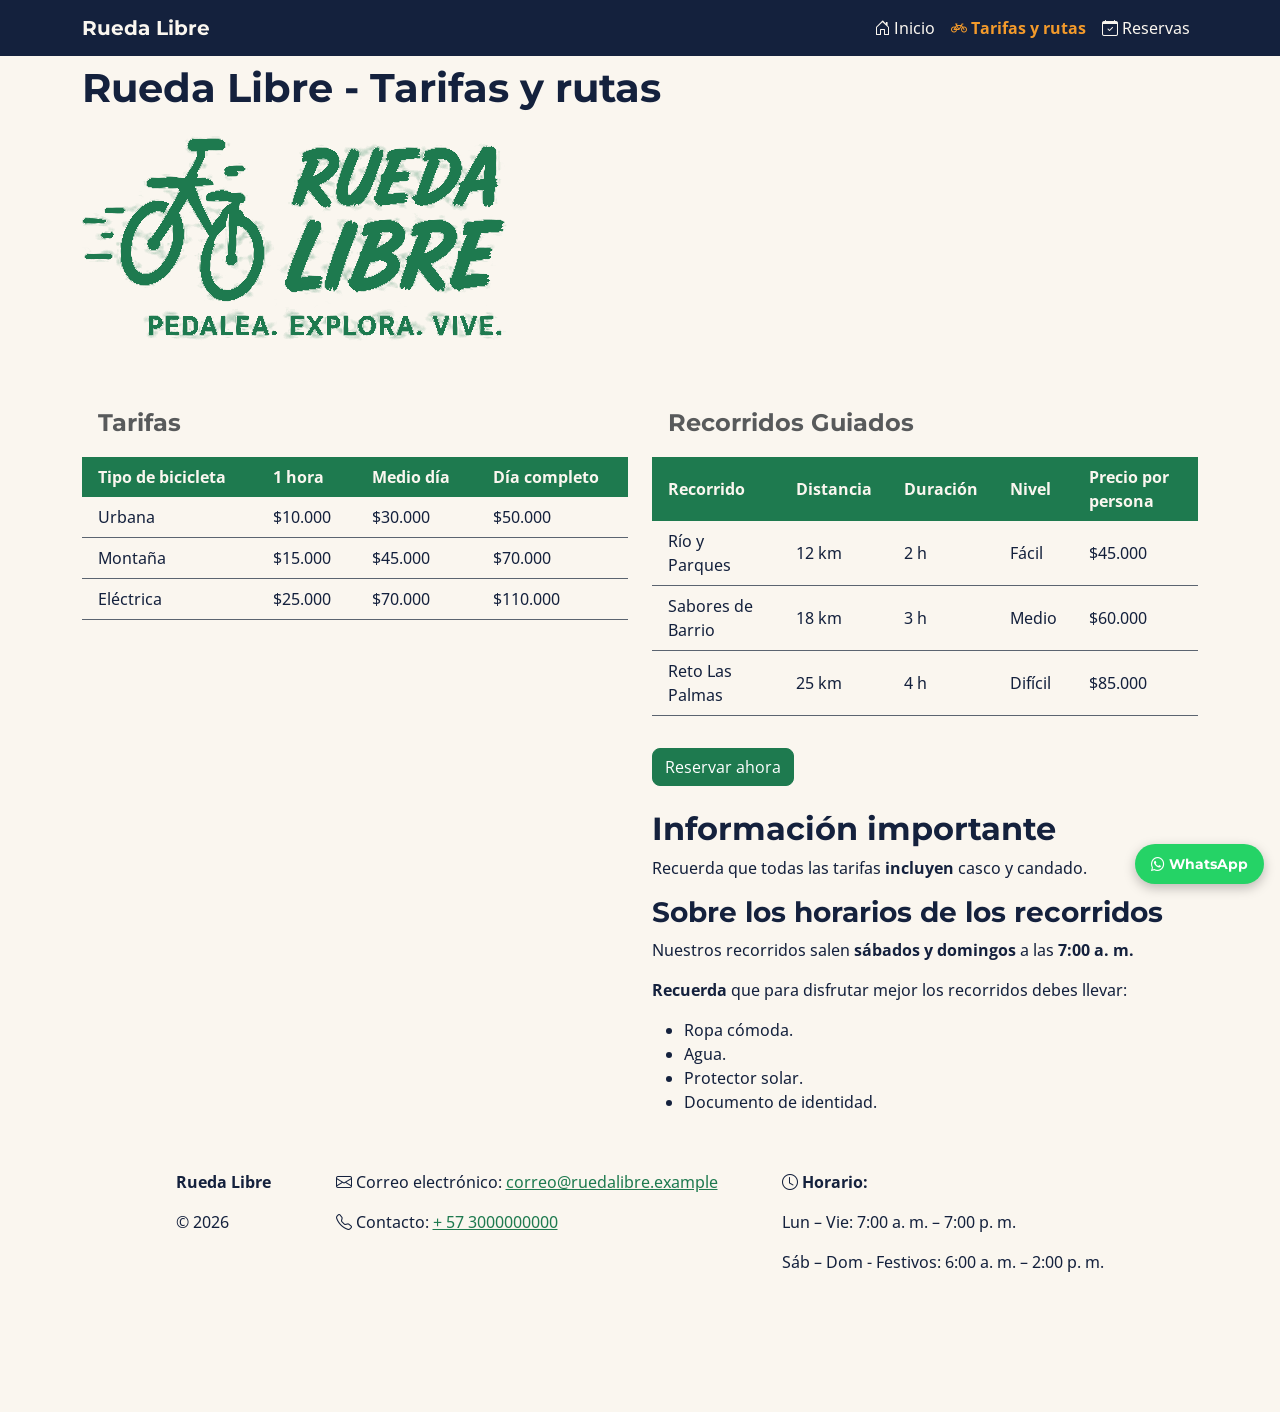
<file: paginas/tarifas.html>
<!DOCTYPE html>
<html lang="es">

<head>
    <meta charset="UTF-8">
    <meta name="viewport" content="width=device-width, initial-scale=1.0">
    <meta name="description" content="Rueda Libre | Tarifas de alquiler.">
    <title>Tarifas</title>

    <link rel="preconnect" href="https://fonts.googleapis.com">
    <link rel="preconnect" href="https://fonts.gstatic.com" crossorigin>
    <!-- Montserrat -->
    <link
        href="https://fonts.googleapis.com/css2?family=Jersey+10&family=Montserrat:ital,wght@0,100..900;1,100..900&display=swap"
        rel="stylesheet">
    <!-- Open Sans -->
    <link
        href="https://fonts.googleapis.com/css2?family=Jersey+10&family=Montserrat:ital,wght@0,100..900;1,100..900&family=Open+Sans:ital,wght@0,300..800;1,300..800&display=swap"
        rel="stylesheet">

    <!-- Bootstrap -->
    <link rel="stylesheet" href="https://cdn.jsdelivr.net/npm/bootstrap@5.3.8/dist/css/bootstrap.min.css">
    <!-- Iconos -->
    <link rel="stylesheet" href="https://cdn.jsdelivr.net/npm/bootstrap-icons@1.13.2/font/bootstrap-icons.min.css">

    <!-- CSS -->
    <link rel="stylesheet" href="../css/style.css">
</head>

<body>
    <header>
        <nav class="navbar navbar-expand-lg navbar-rueda">
            <div class="container">

                <a class="navbar-brand fw-bold" href="../index.html">
                    Rueda Libre
                </a>

                <button class="navbar-toggler" type="button" data-bs-toggle="collapse"
                data-bs-target="#menuRuedaLibre" aria-controls="menuRuedaLibre"
                aria-expanded="false" aria-label="Abrir menú de navegación">
                    <span class="navbar-toggler-icon"></span>
                </button>

                <div class="collapse navbar-collapse" id="menuRuedaLibre">
                    <ul class="navbar-nav ms-auto">
                        <li class="nav-item">
                            <a class="nav-link" href="../index.html"><i class="bi bi-house-door me-1" aria-hidden="true"></i>Inicio</a>
                        </li>
                        <li class="nav-item">
                            <a class="nav-link active" aria-current="page" href="tarifas.html"><i class="bi bi-bicycle me-1" aria-hidden="true"></i>Tarifas y rutas</a>
                        </li>
                        <li class="nav-item">
                            <a class="nav-link" href="reservas.html"><i class="bi bi-calendar-check me-1" aria-hidden="true"></i>Reservas</a>
                        </li>
                    </ul>
                </div>

            </div>
        </nav>
    </header>

    <main class="container py-2">

        <h1 class="fw-bold mb-4">Rueda Libre - Tarifas y rutas</h1>
        <img src="../img/logo-verde-ruta.png" class="mb-5" alt="Logo página">

        <div class="row g-4 align-items-start">
            <div class="col-12 col-lg-6">
                <section id="tarifas">
                    <div class="table-responsive">
                        <table>
                            <caption>Tarifas</caption>
                            <thead>
                                <tr>
                                    <th scope="col">Tipo de bicicleta</th>
                                    <th scope="col">1 hora</th>
                                    <th scope="col">Medio día</th>
                                    <th scope="col">Día completo</th>
                                </tr>
                            </thead>
                            <tbody>
                                <tr>
                                    <td>Urbana</td>
                                    <td>$10.000</td>
                                    <td>$30.000</td>
                                    <td>$50.000</td>
                                </tr>
            
                                <tr>
                                    <td>Montaña</td>
                                    <td>$15.000</td>
                                    <td>$45.000</td>
                                    <td>$70.000</td>
                                </tr>
            
                                <tr>
                                    <td>Eléctrica</td>
                                    <td>$25.000</td>
                                    <td>$70.000</td>
                                    <td>$110.000</td>
                                </tr>
                            </tbody>
                        </table>
                    </div>
                </section>
            </div>


            <div class="col-12 col-lg-6">

                <section id="recorridos">
                    <div class="table-responsive">
                        <table>
                            <caption>Recorridos Guiados</caption>
                            <thead>
                                <tr>
                                    <th scope="col">Recorrido</th>
                                    <th scope="col">Distancia</th>
                                    <th scope="col">Duración</th>
                                    <th scope="col">Nivel</th>
                                    <th scope="col">Precio por persona</th>
                                </tr>
                            </thead>
            
                            <tbody>
                                <tr>
                                    <td>Río y Parques</td>
                                    <td>12 km</td>
                                    <td>2 h</td>
                                    <td>Fácil</td>
                                    <td>$45.000</td>
                                </tr>
            
                                <tr>
                                    <td>Sabores de Barrio</td>
                                    <td>18 km</td>
                                    <td>3 h</td>
                                    <td>Medio</td>
                                    <td>$60.000</td>
                                </tr>
            
                                <tr>
                                    <td>Reto Las Palmas</td>
                                    <td>25 km</td>
                                    <td>4 h</td>
                                    <td>Difícil</td>
                                    <td>$85.000</td>
                                </tr>
                            </tbody>
                        </table>
                    </div>
                    <a href="reservas.html" class="btn btn-primary">Reservar ahora</a>
                </section>
        
                <aside id="info" class="mt-4">
                    <h2>Información importante</h2>
                    <p>Recuerda que todas las tarifas <strong>incluyen</strong> casco y candado.</p>
        
                    <h3>Sobre los horarios de los recorridos</h3>
        
                    <p>Nuestros recorridos salen <strong>sábados y domingos</strong> a las <strong>7:00 a. m.</strong></p>
        
                    <p><strong>Recuerda</strong> que para disfrutar mejor los recorridos debes llevar:</p>
                    <ul>
                        <li>Ropa cómoda.</li>
                        <li>Agua.</li>
                        <li>Protector solar.</li>
                        <li>Documento de identidad.</li>
                    </ul>
                </aside>
            </div>
        </div>

    </main>

    <footer id="pie-de-pagina">
        <div class="pie-marca">
            <p><strong>Rueda Libre</strong></p>
            <p>© 2026</p>
        </div>

        <div class="pie-contacto">
            <p>
                <i class="bi bi-envelope" aria-hidden="true"></i>
                Correo electrónico: <a href="mailto:correo@ruedalibre.example">correo@ruedalibre.example</a>
            </p>
            <p>
                <i class="bi bi-telephone" aria-hidden="true"></i>
                Contacto: <a href="https://wa.me/573000000000" target="_blank" rel="noopener">+ 57 3000000000</a>
            </p>
        </div>

        <div class="pie-horarios">
            <p>
                <i class="bi bi-clock" aria-hidden="true"></i>
                <strong>Horario:</strong>
            </p>
            <p>Lun – Vie: 7:00 a. m. – 7:00 p. m.</p>
            <p>Sáb – Dom - Festivos: 6:00 a. m. – 2:00 p. m.</p>
        </div>
    </footer>

    <a href="https://wa.me/573000000000" class="btn-whatsapp" target="_blank" rel="noopener" aria-label="Contactar con Rueda Libre por WhatsApp">
        <i class="bi bi-whatsapp" aria-hidden="true"></i>
        WhatsApp
    </a>



    <script src="https://cdn.jsdelivr.net/npm/bootstrap@5.3.8/dist/js/bootstrap.bundle.min.js"></script>
</body>

</html>
</file>
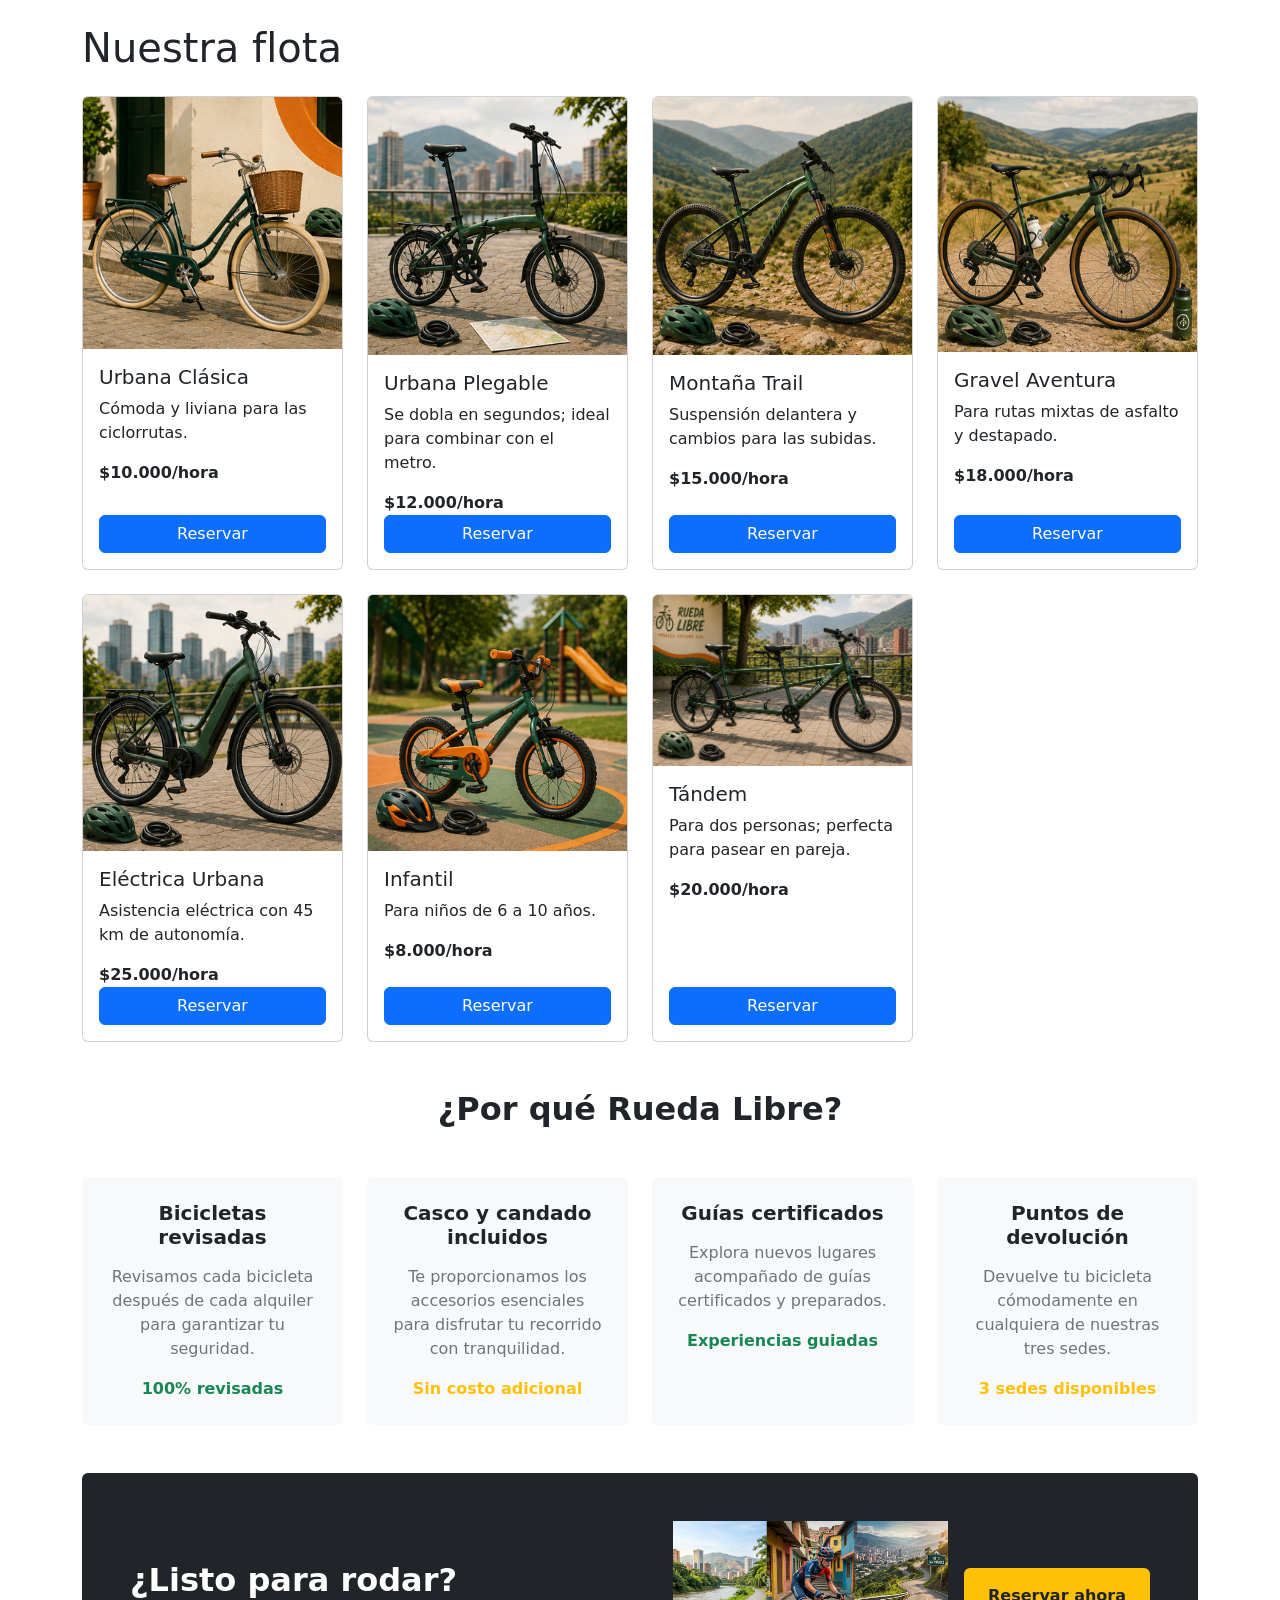
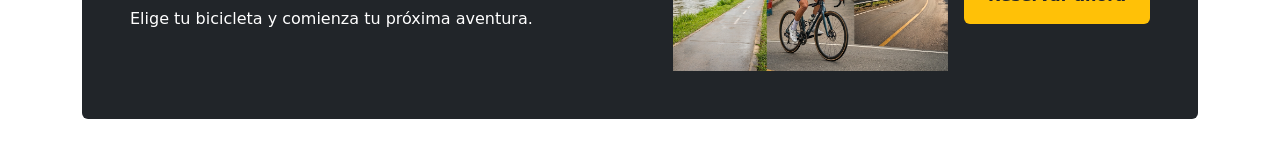
<file: pruebas/catalogo-bootstrap.html>
<!DOCTYPE html>
<html lang="es">

<head>
    <meta charset="UTF-8">
    <meta name="viewport" content="width=device-width, initial-scale=1.0">
    <title>Catálogo</title>

    <link rel="stylesheet" href="https://cdn.jsdelivr.net/npm/bootstrap@5.3.8/dist/css/bootstrap.min.css">
</head>

<body>

    <div class="container my-4">
        <h1 class="mb-4">Nuestra flota</h1>

        <div class="row g-4">
            <div class="col-12 col-sm-6 col-lg-4 col-xl-3">
                <div class="card h-100 d-flex flex-column">
                    <img src="../img/urbana-clasica.png" class="card-img-top" alt="Bicicleta Urbana Clásica">
                    <div class="card-body d-flex flex-column flex-grow-1">
                        <h5 class="card-title">Urbana Clásica</h5>
                        <p class="card-text">Cómoda y liviana para las ciclorrutas.</p>
                        <p class="fw-bold mb-auto">$10.000/hora</p>
                        <a href="../paginas/reservas.html" class="btn btn-primary mt-auto">Reservar</a>
                    </div>
                </div>
            </div>

            <div class="col-12 col-sm-6 col-lg-4 col-xl-3">
                <div class="card h-100 d-flex flex-column">
                    <img src="../img/urbana-plegable.png" class="card-img-top" alt="Bicicleta Urbana Plegable">
                    <div class="card-body d-flex flex-column flex-grow-1">
                        <h5 class="card-title">Urbana Plegable</h5>
                        <p class="card-text">Se dobla en segundos; ideal para combinar con el metro.</p>
                        <p class="fw-bold mb-auto">$12.000/hora</p>
                        <a href="../paginas/reservas.html" class="btn btn-primary mt-auto">Reservar</a>
                    </div>
                </div>
            </div>

            <div class="col-12 col-sm-6 col-lg-4 col-xl-3">
                <div class="card h-100 d-flex flex-column">
                    <img src="../img/montana-trail.png" class="card-img-top" alt="Bicicleta Montaña Trail">
                    <div class="card-body d-flex flex-column flex-grow-1">
                        <h5 class="card-title">Montaña Trail</h5>
                        <p class="card-text">Suspensión delantera y cambios para las subidas.</p>
                        <p class="fw-bold mb-auto">$15.000/hora</p>
                        <a href="../paginas/reservas.html" class="btn btn-primary mt-auto">Reservar</a>
                    </div>
                </div>
            </div>

            <div class="col-12 col-sm-6 col-lg-4 col-xl-3">
                <div class="card h-100 d-flex flex-column">
                    <img src="../img/gravel-aventura.png" class="card-img-top" alt="Bicicleta Gravel Aventura">
                    <div class="card-body d-flex flex-column flex-grow-1">
                        <h5 class="card-title">Gravel Aventura</h5>
                        <p class="card-text">Para rutas mixtas de asfalto y destapado.</p>
                        <p class="fw-bold mb-auto">$18.000/hora</p>
                        <a href="../paginas/reservas.html" class="btn btn-primary mt-auto">Reservar</a>
                    </div>
                </div>
            </div>

            <div class="col-12 col-sm-6 col-lg-4 col-xl-3">
                <div class="card h-100 d-flex flex-column">
                    <img src="../img/electrica-urbana.png" class="card-img-top" alt="Bicicleta Eléctrica Urbana">
                    <div class="card-body d-flex flex-column flex-grow-1">
                        <h5 class="card-title">Eléctrica Urbana</h5>
                        <p class="card-text">Asistencia eléctrica con 45 km de autonomía.</p>
                        <p class="fw-bold mb-auto">$25.000/hora</p>
                        <a href="../paginas/reservas.html" class="btn btn-primary mt-auto">Reservar</a>
                    </div>
                </div>
            </div>

            <div class="col-12 col-sm-6 col-lg-4 col-xl-3">
                <div class="card h-100 d-flex flex-column">
                    <img src="../img/infantil.png" class="card-img-top" alt="Bicicleta Infantil">
                    <div class="card-body d-flex flex-column flex-grow-1">
                        <h5 class="card-title">Infantil</h5>
                        <p class="card-text">Para niños de 6 a 10 años.</p>
                        <p class="fw-bold mb-auto">$8.000/hora</p>
                        <a href="../paginas/reservas.html" class="btn btn-primary mt-auto">Reservar</a>
                    </div>
                </div>
            </div>

            <div class="col-12 col-sm-6 col-lg-4 col-xl-3">
                <div class="card h-100 d-flex flex-column">
                    <img src="../img/tandem.png" class="card-img-top" alt="Bicicleta Tándem">
                    <div class="card-body d-flex flex-column flex-grow-1">
                        <h5 class="card-title">Tándem</h5>
                        <p class="card-text">Para dos personas; perfecta para pasear en pareja.</p>
                        <p class="fw-bold mb-auto">$20.000/hora</p>
                        <a href="../paginas/reservas.html" class="btn btn-primary mt-auto">Reservar</a>
                    </div>
                </div>
            </div>
        </div>
    </div>

    <!-- Sección de beneficios -->
    <div class="container my-5">
        <h2 class="text-center fw-bold text-dark mb-5">¿Por qué Rueda Libre?</h2>

        <div class="row g-4">

            <!-- Beneficio 1 -->
            <div class="col-12 col-sm-6 col-lg-3">
                <div class="h-100 text-center p-4 bg-light rounded">
                    <h5 class="fw-bold text-dark mb-3">
                        Bicicletas revisadas
                    </h5>

                    <p class="text-secondary mb-3">
                        Revisamos cada bicicleta después de cada alquiler
                        para garantizar tu seguridad.
                    </p>

                    <p class="fw-bold text-success mb-0">
                        100% revisadas
                    </p>
                </div>
            </div>

            <!-- Beneficio 2 -->
            <div class="col-12 col-sm-6 col-lg-3">
                <div class="h-100 text-center p-4 bg-light rounded">
                    <h5 class="fw-bold text-dark mb-3">
                        Casco y candado incluidos
                    </h5>

                    <p class="text-secondary mb-3">
                        Te proporcionamos los accesorios esenciales
                        para disfrutar tu recorrido con tranquilidad.
                    </p>

                    <p class="fw-bold text-warning mb-0">
                        Sin costo adicional
                    </p>
                </div>
            </div>

            <!-- Beneficio 3 -->
            <div class="col-12 col-sm-6 col-lg-3">
                <div class="h-100 text-center p-4 bg-light rounded">
                    <h5 class="fw-bold text-dark mb-3">
                        Guías certificados
                    </h5>

                    <p class="text-secondary mb-3">
                        Explora nuevos lugares acompañado de guías
                        certificados y preparados.
                    </p>

                    <p class="fw-bold text-success mb-0">
                        Experiencias guiadas
                    </p>
                </div>
            </div>

            <!-- Beneficio 4 -->
            <div class="col-12 col-sm-6 col-lg-3">
                <div class="h-100 text-center p-4 bg-light rounded">
                    <h5 class="fw-bold text-dark mb-3">
                        Puntos de devolución
                    </h5>

                    <p class="text-secondary mb-3">
                        Devuelve tu bicicleta cómodamente en cualquiera
                        de nuestras tres sedes.
                    </p>

                    <p class="fw-bold text-warning mb-0">
                        3 sedes disponibles
                    </p>
                </div>
            </div>
        </div>
    </div>

    <div class="container my-5">
        <div class="bg-dark text-white rounded p-4 p-md-5
                d-flex flex-column flex-md-row
                align-items-center justify-content-between gap-3">

            <div class="text-center text-md-start flex-grow-1">
                <h2 class="fw-bold mb-2">¿Listo para rodar?</h2>
                <p class="mb-0">
                    Elige tu bicicleta y comienza tu próxima aventura.
                </p>
            </div>

            <img src="../img/ciclista.png" alt="" class="d-none d-md-block img-fluid" style="max-height: 150px;">

            <a href="../paginas/reservas.html" class="bg-warning text-dark fw-bold text-decoration-none
                px-4 py-3 rounded d-inline-block flex-shrink-0">
                Reservar ahora
            </a>

        </div>
    </div>

    <script src="https://cdn.jsdelivr.net/npm/bootstrap@5.3.8/dist/js/bootstrap.bundle.min.js"></script>
</body>

</html>
</file>
<file: css/style.css>
/* ============================================
    1. RESET Y BASE
   ============================================ */

*,
*::before,
*::after {
    box-sizing: border-box;
}

img {
    max-width: 100%;
    height: auto;
}

:root{
    /* Colores Rueda Libre */
    --verde-ruta: #1E7A4F;
    --naranja-pedal: #F39A2B;
    --azul-noche: #14213D;
    --crema: #FAF6EF;
    --gris-asfalto: #5B6470;


    /* Fuentes */
    --fuente-montserrat: "Montserrat", Arial, sans-serif;
    --fuente-open-sans: "Open Sans", Arial, sans-serif;

    /* Espaciados */
    --espacio1: 0.5rem;
    --espacio2: 1rem;
    --espacio3: 2rem;


    /* Personalización Bootstrap */
    --bs-primary: var(--verde-ruta);
    --bs-primary-rgb: 30, 122, 79;

    --bs-body-font-family: var(--fuente-open-sans);

    --bs-link-color-rgb: 30, 122, 79;
    --bs-link-hover-color-rgb: 20, 33, 61;

    --bs-link-color: var(--verde-ruta);
    --bs-link-hover-color: var(--azul-noche);

    --bs-border-radius: 0.5rem;
}

body{
    font-family: var(--fuente-open-sans);
    font-weight: 450;
    background-color: var(--crema);
    color: var(--azul-noche);
    padding-bottom: 90px;
}


main {
    max-width: 60rem;
    margin-left: auto;
    margin-right: auto;
    padding: 0 var(--espacio2);
}

/* ============================================
    2. TIPOGRAFÍA
   ============================================ */

h1, h2, h3, h4{
    font-family: var(--fuente-montserrat);
    font-weight: 700;
}

.titulo-seccion {
    color: var(--azul-noche);
    font-family: var(--fuente-montserrat);
    font-weight: 700;
}

/* ============================================
    3. HEADER / PORTADA / CARRUSEL
   ============================================ */

.portada {
    min-height: 100vh;
    display: flex;
    flex-direction: column;
    align-items: center;
    justify-content: center;
    gap: var(--espacio2);
    padding: var(--espacio2);
}

/* Encabezado de las páginas internas(tarifas y reserva) */
.portada-top {
    display: flex;
    flex-direction: column;
    align-items: center;
    gap: var(--espacio2);
    width: 100%;
    max-width: 60rem;
}

.portada img {
    width: 100%;
    max-width: 550px;
    height: auto;
}

.portada h1 {
    font-size: 2rem;
}

.portada-foto {
    width: 100%;
    height: auto;
    border-radius: 8px;
}

#carruselPromociones .carousel-item img {
    width: 85%;
    margin: 0 auto;
    height: auto;
}

#carruselPromociones .carousel-control-prev {
    height: 240px;
    width: 5%;
    opacity: 1;
}

#carruselPromociones .carousel-control-next {
    height: 240px;
    width: 5%;
    opacity: 1;
}

#carruselPromociones .carousel-control-prev-icon{
    background-color: var(--verde-ruta);
    border-radius: 50px;
    width: 45px;
    height: 45px;
    background-size: 50%;
}

#carruselPromociones .carousel-control-next-icon {
    background-color: var(--verde-ruta);
    border-radius: 50px;
    width: 45px;
    height: 45px;
    background-size: 50%;
}

#carruselPromociones button:focus-visible {
    outline: 3px solid var(--naranja-pedal);
    outline-offset: 4px;
}

/* ============================================
    5. NAVEGACIÓN BOOTSTRAP
   ============================================ */
   
.navbar-rueda {
    background-color: var(--azul-noche);
}

.navbar-rueda .navbar-brand {
    color: var(--crema);
    font-family: var(--fuente-montserrat);
    font-weight: 700;
}

.navbar-rueda .navbar-brand:hover {
    color: var(--naranja-pedal);
}

.navbar-rueda .nav-link {
    color: var(--crema);
    padding: var(--espacio1) var(--espacio2);
    border-radius: 4px;
    transition: color 0.2s, background-color 0.2s;
}

.navbar-rueda .nav-link:hover {
    color: var(--naranja-pedal);
    background-color: #ffffff10;
}

.navbar-rueda .nav-link.active {
    color: var(--naranja-pedal);
    font-weight: 700;
}

.navbar-rueda .nav-link:focus-visible {
    outline: 3px solid var(--naranja-pedal);
    outline-offset: 4px;
    border-radius: 4px;
}

.navbar-rueda .navbar-toggler {
    border-color: var(--crema);
}

.navbar-rueda .navbar-toggler-icon {
    background-image: var(--bs-navbar-toggler-icon-bg);
    filter: brightness(0) saturate(100%) invert(96%) sepia(13%) saturate(350%) hue-rotate(330deg) brightness(103%);
}

.navbar-rueda .navbar-toggler:focus {
    box-shadow: 0 0 0 3px #F39A2B60;
}

/* ============================================
    6. TARJETAS Y SERVICIOS
   ============================================ */


.servicio {
    padding: var(--espacio3);
    border: 1px solid var(--gris-asfalto);
    border-radius: 8px;
    margin-bottom: var(--espacio2);
    background-color: #ffffff;
    position: relative;
}

.servicio img {
    width: 100%;
    border-radius: 6px;
}

.nuevo {
    position: absolute;
    top: var(--espacio1);
    right: var(--espacio1);
    background-color: var(--naranja-pedal);
    color: var(--crema);
    font-family: var(--fuente-montserrat);
    font-size: 0.75rem;
    font-weight: 700;
    padding: 4px 10px;
    border-radius: 12px;
    z-index: 1;
}

/* ============================================
    7. BOTONES
   ============================================ */


.btn-outline-success {
    --bs-btn-color: var(--verde-ruta);
    --bs-btn-border-color: var(--verde-ruta);
    --bs-btn-hover-bg: var(--verde-ruta);
    --bs-btn-hover-border-color: var(--verde-ruta);
}


/* Botones de Bootstrasp */

.btn-primary {
    --bs-btn-color: #ffffff;
    --bs-btn-bg: var(--verde-ruta);
    --bs-btn-border-color: var(--verde-ruta);

    --bs-btn-hover-color: #ffffff;
    --bs-btn-hover-bg: #17613E;
    --bs-btn-hover-border-color: #17613E;

    --bs-btn-active-color: #ffffff;
    --bs-btn-active-bg: #124D32;
    --bs-btn-active-border-color: #124D32;
}

.btn-naranja {
    --bs-btn-color: var(--azul-noche);
    --bs-btn-bg: var(--naranja-pedal);
    --bs-btn-border-color: var(--naranja-pedal);

    --bs-btn-hover-color: var(--azul-noche);
    --bs-btn-hover-bg: #E58A1C;
    --bs-btn-hover-border-color: #E58A1C;

    --bs-btn-active-color: var(--azul-noche);
    --bs-btn-active-bg: #D47B12;
    --bs-btn-active-border-color: #D47B12;
}

/* ============================================
    8. BOTÓN FLOTANTE WHATSAPP
   ============================================ */

.btn-whatsapp {
    position: fixed;
    bottom: 16px;
    right: 16px;
    background-color: #25d366;
    color: #ffffff;
    font-family: var(--fuente-montserrat);
    font-weight: 700;
    font-size: 0.85rem;
    padding: 10px 16px;
    border-radius: 50px;
    text-decoration: none;
    box-shadow: 0 4px 12px #00000040;
    z-index: 9999;
    transition: transform 0.2s, box-shadow 0.2s;
}

.btn-whatsapp:hover {
    transform: scale(1.05);
    box-shadow: 0 6px 16px #0000004D; 
}

.btn-whatsapp:focus-visible {
    outline: 3px solid var(--verde-ruta);
    outline-offset: 3px;
}

/* ============================================
    9. FORMULARIO
   ============================================ */

#formulario-reserva input:focus {
    outline: none;
    border-color: var(--verde-ruta);
    box-shadow: 0 0 0 3px #1E7A4F30;
}

#formulario-reserva select:focus {
    outline: none;
    border-color: var(--verde-ruta);
    box-shadow: 0 0 0 3px #1E7A4F30;
}

#formulario-reserva input:not([type="radio"]):not([type="checkbox"]),
#formulario-reserva select {
    width: 100%;
    padding: var(--espacio1) var(--espacio2);
    margin-bottom: var(--espacio2);
}

#formulario-reserva fieldset{
    border: 2px solid var(--verde-ruta);
    border-radius: 8px;
    padding: var(--espacio2);
    margin-bottom: var(--espacio3);
    background-color: #ffffff;
    box-shadow: 0 2px 8px #00000010; 
}

#formulario-reserva legend {
    font-family: var(--fuente-montserrat);
    font-weight: 700;
    font-size: 1.3rem;
    color: var(--verde-ruta);
    padding: 0 var(--espacio1);
}

#formulario-reserva label:not(.form-check-label) {
    display: block;
    margin-bottom: var(--espacio1);
    font-size: 1.2rem;
}

.grupo-titulo-radio {
    display: block;
    font-size: 1.2rem;
    color: var(--azul-noche);
    margin-bottom: var(--espacio1);
}

/* De esta forma se cambia el color de los botones de radio */
#formulario-reserva input[type="radio"] {
    accent-color: var(--verde-ruta);
    padding: 0;
    margin-bottom: 0;
}   

#formulario-reserva label:has(input[type="radio"]) {
    display: inline;
    margin-bottom: 0;
    margin-right: var(--espacio2);
}

#formulario-reserva form.was-validated .grupo-radio:has(input:invalid) .invalid-feedback {
    display: block;
}

.form-control,
.form-select {
    border-color: var(--azul-noche);
}


/* ============================================
    10. TABLAS
   ============================================ */

#tarifas table {
    width: 100%;
    border-collapse: collapse;
    margin-bottom: var(--espacio3);
}

#recorridos table {
    width: 100%;
    border-collapse: collapse;
    margin-bottom: var(--espacio3);
}

#tarifas th {
    background-color: var(--verde-ruta);
    color: var(--crema);
    padding: var(--espacio1);
    font-size: 0.85rem;
    text-align: left;
    word-wrap: break-word;
}

#recorridos th {
    background-color: var(--verde-ruta);
    color: var(--crema);
    padding: var(--espacio1);
    font-size: 0.85rem;
    text-align: left;
    word-wrap: break-word;
}

#tarifas td {
    padding: var(--espacio1);
    font-size: 0.85rem;
    border-bottom: 1px solid var(--gris-asfalto);
    word-wrap: break-word;
}

#recorridos td {
    padding: var(--espacio1);
    font-size: 0.85rem;
    border-bottom: 1px solid var(--gris-asfalto);
    word-wrap: break-word;
}

/* De esta forma se aplica para las dos tablas sin tener que repetir lo mismo */
#tarifas caption,
#recorridos caption {
    font-family: var(--fuente-montserrat);
    font-weight: 700;
    font-size: 1.2rem;
    padding: var(--espacio1) var(--espacio2);
    caption-side: top;
}

/* ============================================
    11. PIE DE PÁGINA
   ============================================ */

#pie-de-pagina {
    display: flex;
    flex-direction: column;
    gap: var(--espacio3);
    max-width: 60rem;
    margin: 0 auto;
    padding: var(--espacio3) var(--espacio2);
}

/* ============================================
    12. FLOTA   
   ============================================ */


.flota-precio {
    font-weight: 700;
    color: var(--verde-ruta);
}


/* ============================================
    13. RUTAS
   ============================================ */

#rutas .card-img-top {
    height: 220px;
    object-fit: cover;
}

.ruta-nivel {
    font-weight: 600;
    color: var(--verde-ruta);
}


/* ============================================
    14. TABLET (≥768px)
   ============================================ */
@media (min-width: 768px) {

    /* Encabezado: nombre a la izquierda, menú a la derecha */
    .portada-top {
        flex-direction: row;
        justify-content: space-between;
        flex-wrap: wrap;
        gap: var(--espacio2);
    }

    /* Pie: 3 bloques en fila */
    #pie-de-pagina {
        flex-direction: row;
        justify-content: space-between;
        align-items: flex-start;
    }
    
    /* Tablas: recuperar tamaño normal */
    #tarifas th,
    #recorridos th {
        padding: var(--espacio1) var(--espacio2);
        font-size: 1rem;
    }

    #tarifas td,
    #recorridos td {
        padding: var(--espacio1) var(--espacio2);
        font-size: 1rem;
    }

    #tarifas caption,
    #recorridos caption {
        font-size: 1.5rem;
        padding: var(--espacio2);
    }   
}

/* ============================================
    15. ESCRITORIO (≥1200px)
   ============================================ */
@media (min-width: 1200px) {
    header h1 {
        font-size: 3rem;
    }
}
</file>
<file: nocturna/src/output.css>
/*! tailwindcss v4.3.5 | MIT License | https://tailwindcss.com */
@layer properties;
@layer theme, base, components, utilities;
@layer theme {
  :root, :host {
    --font-sans: -apple-system, BlinkMacSystemFont, "Segoe UI", Roboto, "Helvetica Neue",
      "Noto Sans", Arial, sans-serif, "Apple Color Emoji", "Segoe UI Emoji",
      "Segoe UI Symbol", "Noto Color Emoji";
    --font-mono: ui-monospace, SFMono-Regular, Menlo, Monaco, Consolas, "Liberation Mono",
      "Courier New", monospace;
    --color-red-400: oklch(70.4% 0.191 22.216);
    --color-red-500: oklch(63.7% 0.237 25.331);
    --color-orange-300: oklch(83.7% 0.128 66.29);
    --color-orange-400: oklch(75% 0.183 55.934);
    --color-orange-500: oklch(70.5% 0.213 47.604);
    --color-yellow-400: oklch(85.2% 0.199 91.936);
    --color-yellow-500: oklch(79.5% 0.184 86.047);
    --color-green-400: oklch(79.2% 0.209 151.711);
    --color-green-500: oklch(72.3% 0.219 149.579);
    --color-slate-400: oklch(70.4% 0.04 256.788);
    --color-slate-600: oklch(44.6% 0.043 257.281);
    --color-slate-700: oklch(37.2% 0.044 257.287);
    --color-slate-900: oklch(20.8% 0.042 265.755);
    --color-slate-950: oklch(12.9% 0.042 264.695);
    --color-gray-300: oklch(87.2% 0.01 258.338);
    --color-black: #000;
    --color-white: #fff;
    --spacing: 0.25rem;
    --text-sm: 0.875rem;
    --text-sm--line-height: calc(1.25 / 0.875);
    --text-lg: 1.125rem;
    --text-lg--line-height: calc(1.75 / 1.125);
    --text-2xl: 1.5rem;
    --text-2xl--line-height: calc(2 / 1.5);
    --text-5xl: 3rem;
    --text-5xl--line-height: 1;
    --font-weight-semibold: 600;
    --font-weight-bold: 700;
    --radius-lg: 0.5rem;
    --default-transition-duration: 150ms;
    --default-transition-timing-function: cubic-bezier(0.4, 0, 0.2, 1);
    --default-font-family: var(--font-sans);
    --default-mono-font-family: var(--font-mono);
  }
}
@layer base {
  *, ::after, ::before, ::backdrop, ::file-selector-button {
    box-sizing: border-box;
    margin: 0;
    padding: 0;
    border: 0 solid;
  }
  html, :host {
    line-height: 1.5;
    -webkit-text-size-adjust: 100%;
    tab-size: 4;
    font-family: var(--default-font-family, -apple-system, BlinkMacSystemFont, "Segoe UI", Roboto, "Helvetica Neue", "Noto Sans", Arial, sans-serif, "Apple Color Emoji", "Segoe UI Emoji", "Segoe UI Symbol", "Noto Color Emoji");
    font-feature-settings: var(--default-font-feature-settings, normal);
    font-variation-settings: var(--default-font-variation-settings, normal);
    -webkit-tap-highlight-color: transparent;
  }
  hr {
    height: 0;
    color: inherit;
    border-top-width: 1px;
  }
  abbr:where([title]) {
    -webkit-text-decoration: underline dotted;
    text-decoration: underline dotted;
  }
  h1, h2, h3, h4, h5, h6 {
    font-size: inherit;
    font-weight: inherit;
  }
  a {
    color: inherit;
    -webkit-text-decoration: inherit;
    text-decoration: inherit;
  }
  b, strong {
    font-weight: bolder;
  }
  code, kbd, samp, pre {
    font-family: var(--default-mono-font-family, ui-monospace, SFMono-Regular, Menlo, Monaco, Consolas, "Liberation Mono", "Courier New", monospace);
    font-feature-settings: var(--default-mono-font-feature-settings, normal);
    font-variation-settings: var(--default-mono-font-variation-settings, normal);
    font-size: 1em;
  }
  small {
    font-size: 80%;
  }
  sub, sup {
    font-size: 75%;
    line-height: 0;
    position: relative;
    vertical-align: baseline;
  }
  sub {
    bottom: -0.25em;
  }
  sup {
    top: -0.5em;
  }
  table {
    text-indent: 0;
    border-color: inherit;
    border-collapse: collapse;
  }
  :-moz-focusring:where(:not(iframe)) {
    outline: auto;
  }
  progress {
    vertical-align: baseline;
  }
  summary {
    display: list-item;
  }
  ol, ul, menu {
    list-style: none;
  }
  img, svg, video, canvas, audio, iframe, embed, object {
    display: block;
    vertical-align: middle;
  }
  img, video {
    max-width: 100%;
    height: auto;
  }
  button, input, select, optgroup, textarea, ::file-selector-button {
    font: inherit;
    font-feature-settings: inherit;
    font-variation-settings: inherit;
    letter-spacing: inherit;
    color: inherit;
    border-radius: 0;
    background-color: transparent;
    opacity: 1;
  }
  :where(select:is([multiple], [size])) optgroup {
    font-weight: bolder;
  }
  :where(select:is([multiple], [size])) optgroup option {
    padding-inline-start: 20px;
  }
  ::file-selector-button {
    margin-inline-end: 4px;
  }
  ::placeholder {
    opacity: 1;
  }
  @supports (not (-webkit-appearance: -apple-pay-button))  or (contain-intrinsic-size: 1px) {
    ::placeholder {
      color: currentcolor;
      @supports (color: color-mix(in lab, red, red)) {
        color: color-mix(in oklab, currentcolor 50%, transparent);
      }
    }
  }
  textarea {
    resize: vertical;
  }
  ::-webkit-search-decoration {
    -webkit-appearance: none;
  }
  ::-webkit-date-and-time-value {
    min-height: 1lh;
    text-align: inherit;
  }
  ::-webkit-datetime-edit {
    display: inline-flex;
  }
  ::-webkit-datetime-edit-fields-wrapper {
    padding: 0;
  }
  ::-webkit-datetime-edit, ::-webkit-datetime-edit-year-field, ::-webkit-datetime-edit-month-field, ::-webkit-datetime-edit-day-field, ::-webkit-datetime-edit-hour-field, ::-webkit-datetime-edit-minute-field, ::-webkit-datetime-edit-second-field, ::-webkit-datetime-edit-millisecond-field, ::-webkit-datetime-edit-meridiem-field {
    padding-block: 0;
  }
  ::-webkit-calendar-picker-indicator {
    line-height: 1;
  }
  :-moz-ui-invalid {
    box-shadow: none;
  }
  button, input:where([type="button"], [type="reset"], [type="submit"]), ::file-selector-button {
    appearance: button;
  }
  ::-webkit-inner-spin-button, ::-webkit-outer-spin-button {
    height: auto;
  }
  [hidden]:where(:not([hidden="until-found"])) {
    display: none !important;
  }
}
@layer utilities {
  .col-span-2 {
    grid-column: span 2 / span 2;
  }
  .mt-2 {
    margin-top: calc(var(--spacing) * 2);
  }
  .mt-4 {
    margin-top: calc(var(--spacing) * 4);
  }
  .mt-5 {
    margin-top: calc(var(--spacing) * 5);
  }
  .mt-6 {
    margin-top: calc(var(--spacing) * 6);
  }
  .mt-8 {
    margin-top: calc(var(--spacing) * 8);
  }
  .mt-12 {
    margin-top: calc(var(--spacing) * 12);
  }
  .mb-6 {
    margin-bottom: calc(var(--spacing) * 6);
  }
  .flex {
    display: flex;
  }
  .grid {
    display: grid;
  }
  .inline-block {
    display: inline-block;
  }
  .table {
    display: table;
  }
  .h-48 {
    height: calc(var(--spacing) * 48);
  }
  .h-100 {
    height: calc(var(--spacing) * 100);
  }
  .h-200 {
    height: calc(var(--spacing) * 200);
  }
  .h-250 {
    height: calc(var(--spacing) * 250);
  }
  .w-full {
    width: 100%;
  }
  .border-collapse {
    border-collapse: collapse;
  }
  .resize {
    resize: both;
  }
  .list-inside {
    list-style-position: inside;
  }
  .list-outside {
    list-style-position: outside;
  }
  .list-disc {
    list-style-type: disc;
  }
  .grid-cols-2 {
    grid-template-columns: repeat(2, minmax(0, 1fr));
  }
  .flex-wrap {
    flex-wrap: wrap;
  }
  .gap-4 {
    gap: calc(var(--spacing) * 4);
  }
  :where(.space-y-4 > :not(:last-child)) {
    --tw-space-y-reverse: 0;
    margin-block-start: calc(calc(var(--spacing) * 4) * var(--tw-space-y-reverse));
    margin-block-end: calc(calc(var(--spacing) * 4) * calc(1 - var(--tw-space-y-reverse)));
  }
  .overflow-hidden {
    overflow: hidden;
  }
  .rounded-full {
    border-radius: calc(infinity * 1px);
  }
  .rounded-lg {
    border-radius: var(--radius-lg);
  }
  .border {
    border-style: var(--tw-border-style);
    border-width: 1px;
  }
  .border-orange-500 {
    border-color: var(--color-orange-500);
  }
  .border-slate-700 {
    border-color: var(--color-slate-700);
  }
  .bg-green-500 {
    background-color: var(--color-green-500);
  }
  .bg-green-500\/20 {
    background-color: color-mix(in srgb, oklch(72.3% 0.219 149.579) 20%, transparent);
    @supports (color: color-mix(in lab, red, red)) {
      background-color: color-mix(in oklab, var(--color-green-500) 20%, transparent);
    }
  }
  .bg-orange-500 {
    background-color: var(--color-orange-500);
  }
  .bg-red-500 {
    background-color: var(--color-red-500);
  }
  .bg-red-500\/20 {
    background-color: color-mix(in srgb, oklch(63.7% 0.237 25.331) 20%, transparent);
    @supports (color: color-mix(in lab, red, red)) {
      background-color: color-mix(in oklab, var(--color-red-500) 20%, transparent);
    }
  }
  .bg-slate-700 {
    background-color: var(--color-slate-700);
  }
  .bg-slate-900 {
    background-color: var(--color-slate-900);
  }
  .bg-slate-950 {
    background-color: var(--color-slate-950);
  }
  .bg-yellow-500 {
    background-color: var(--color-yellow-500);
  }
  .bg-yellow-500\/20 {
    background-color: color-mix(in srgb, oklch(79.5% 0.184 86.047) 20%, transparent);
    @supports (color: color-mix(in lab, red, red)) {
      background-color: color-mix(in oklab, var(--color-yellow-500) 20%, transparent);
    }
  }
  .object-cover {
    object-fit: cover;
  }
  .p-2 {
    padding: calc(var(--spacing) * 2);
  }
  .p-3 {
    padding: calc(var(--spacing) * 3);
  }
  .p-4 {
    padding: calc(var(--spacing) * 4);
  }
  .p-5 {
    padding: calc(var(--spacing) * 5);
  }
  .p-6 {
    padding: calc(var(--spacing) * 6);
  }
  .px-3 {
    padding-inline: calc(var(--spacing) * 3);
  }
  .py-1 {
    padding-block: var(--spacing);
  }
  .pl-5 {
    padding-left: calc(var(--spacing) * 5);
  }
  .text-2xl {
    font-size: var(--text-2xl);
    line-height: var(--tw-leading, var(--text-2xl--line-height));
  }
  .text-5xl {
    font-size: var(--text-5xl);
    line-height: var(--tw-leading, var(--text-5xl--line-height));
  }
  .text-lg {
    font-size: var(--text-lg);
    line-height: var(--tw-leading, var(--text-lg--line-height));
  }
  .text-sm {
    font-size: var(--text-sm);
    line-height: var(--tw-leading, var(--text-sm--line-height));
  }
  .font-bold {
    --tw-font-weight: var(--font-weight-bold);
    font-weight: var(--font-weight-bold);
  }
  .font-semibold {
    --tw-font-weight: var(--font-weight-semibold);
    font-weight: var(--font-weight-semibold);
  }
  .text-black {
    color: var(--color-black);
  }
  .text-gray-300 {
    color: var(--color-gray-300);
  }
  .text-green-400 {
    color: var(--color-green-400);
  }
  .text-orange-400 {
    color: var(--color-orange-400);
  }
  .text-red-400 {
    color: var(--color-red-400);
  }
  .text-slate-400 {
    color: var(--color-slate-400);
  }
  .text-white {
    color: var(--color-white);
  }
  .text-yellow-400 {
    color: var(--color-yellow-400);
  }
  .underline {
    text-decoration-line: underline;
  }
  .shadow-md {
    --tw-shadow: 0 4px 6px -1px var(--tw-shadow-color, rgb(0 0 0 / 0.1)), 0 2px 4px -2px var(--tw-shadow-color, rgb(0 0 0 / 0.1));
    box-shadow: var(--tw-inset-shadow), var(--tw-inset-ring-shadow), var(--tw-ring-offset-shadow), var(--tw-ring-shadow), var(--tw-shadow);
  }
  .outline {
    outline-style: var(--tw-outline-style);
    outline-width: 1px;
  }
  .transition-shadow {
    transition-property: box-shadow;
    transition-timing-function: var(--tw-ease, var(--default-transition-timing-function));
    transition-duration: var(--tw-duration, var(--default-transition-duration));
  }
  @media (hover: hover) {
    .hover\:bg-orange-400:hover {
      background-color: var(--color-orange-400);
    }
    .hover\:bg-orange-500:hover {
      background-color: var(--color-orange-500);
    }
    .hover\:bg-slate-600:hover {
      background-color: var(--color-slate-600);
    }
    .hover\:text-black:hover {
      color: var(--color-black);
    }
    .hover\:shadow-xl:hover {
      --tw-shadow: 0 20px 25px -5px var(--tw-shadow-color, rgb(0 0 0 / 0.1)), 0 8px 10px -6px var(--tw-shadow-color, rgb(0 0 0 / 0.1));
      box-shadow: var(--tw-inset-shadow), var(--tw-inset-ring-shadow), var(--tw-ring-offset-shadow), var(--tw-ring-shadow), var(--tw-shadow);
    }
  }
  .focus-visible\:ring-2:focus-visible {
    --tw-ring-shadow: var(--tw-ring-inset, ) 0 0 0 calc(2px + var(--tw-ring-offset-width)) var(--tw-ring-color, currentcolor);
    box-shadow: var(--tw-inset-shadow), var(--tw-inset-ring-shadow), var(--tw-ring-offset-shadow), var(--tw-ring-shadow), var(--tw-shadow);
  }
  .focus-visible\:ring-orange-300:focus-visible {
    --tw-ring-color: var(--color-orange-300);
  }
  .focus-visible\:ring-offset-2:focus-visible {
    --tw-ring-offset-width: 2px;
    --tw-ring-offset-shadow: var(--tw-ring-inset, ) 0 0 0 var(--tw-ring-offset-width) var(--tw-ring-offset-color);
  }
  .focus-visible\:ring-offset-slate-950:focus-visible {
    --tw-ring-offset-color: var(--color-slate-950);
  }
}
@property --tw-space-y-reverse {
  syntax: "*";
  inherits: false;
  initial-value: 0;
}
@property --tw-border-style {
  syntax: "*";
  inherits: false;
  initial-value: solid;
}
@property --tw-font-weight {
  syntax: "*";
  inherits: false;
}
@property --tw-shadow {
  syntax: "*";
  inherits: false;
  initial-value: 0 0 #0000;
}
@property --tw-shadow-color {
  syntax: "*";
  inherits: false;
}
@property --tw-shadow-alpha {
  syntax: "<percentage>";
  inherits: false;
  initial-value: 100%;
}
@property --tw-inset-shadow {
  syntax: "*";
  inherits: false;
  initial-value: 0 0 #0000;
}
@property --tw-inset-shadow-color {
  syntax: "*";
  inherits: false;
}
@property --tw-inset-shadow-alpha {
  syntax: "<percentage>";
  inherits: false;
  initial-value: 100%;
}
@property --tw-ring-color {
  syntax: "*";
  inherits: false;
}
@property --tw-ring-shadow {
  syntax: "*";
  inherits: false;
  initial-value: 0 0 #0000;
}
@property --tw-inset-ring-color {
  syntax: "*";
  inherits: false;
}
@property --tw-inset-ring-shadow {
  syntax: "*";
  inherits: false;
  initial-value: 0 0 #0000;
}
@property --tw-ring-inset {
  syntax: "*";
  inherits: false;
}
@property --tw-ring-offset-width {
  syntax: "<length>";
  inherits: false;
  initial-value: 0px;
}
@property --tw-ring-offset-color {
  syntax: "*";
  inherits: false;
  initial-value: #fff;
}
@property --tw-ring-offset-shadow {
  syntax: "*";
  inherits: false;
  initial-value: 0 0 #0000;
}
@property --tw-outline-style {
  syntax: "*";
  inherits: false;
  initial-value: solid;
}
@layer properties {
  @supports ((-webkit-hyphens: none) and (not (margin-trim: block))) or ((-moz-orient: inline) and (not (color:rgb(from red r g b)))) {
    *, ::before, ::after, ::backdrop {
      --tw-space-y-reverse: 0;
      --tw-border-style: solid;
      --tw-font-weight: initial;
      --tw-shadow: 0 0 #0000;
      --tw-shadow-color: initial;
      --tw-shadow-alpha: 100%;
      --tw-inset-shadow: 0 0 #0000;
      --tw-inset-shadow-color: initial;
      --tw-inset-shadow-alpha: 100%;
      --tw-ring-color: initial;
      --tw-ring-shadow: 0 0 #0000;
      --tw-inset-ring-color: initial;
      --tw-inset-ring-shadow: 0 0 #0000;
      --tw-ring-inset: initial;
      --tw-ring-offset-width: 0px;
      --tw-ring-offset-color: #fff;
      --tw-ring-offset-shadow: 0 0 #0000;
      --tw-outline-style: solid;
    }
  }
}
</file>
